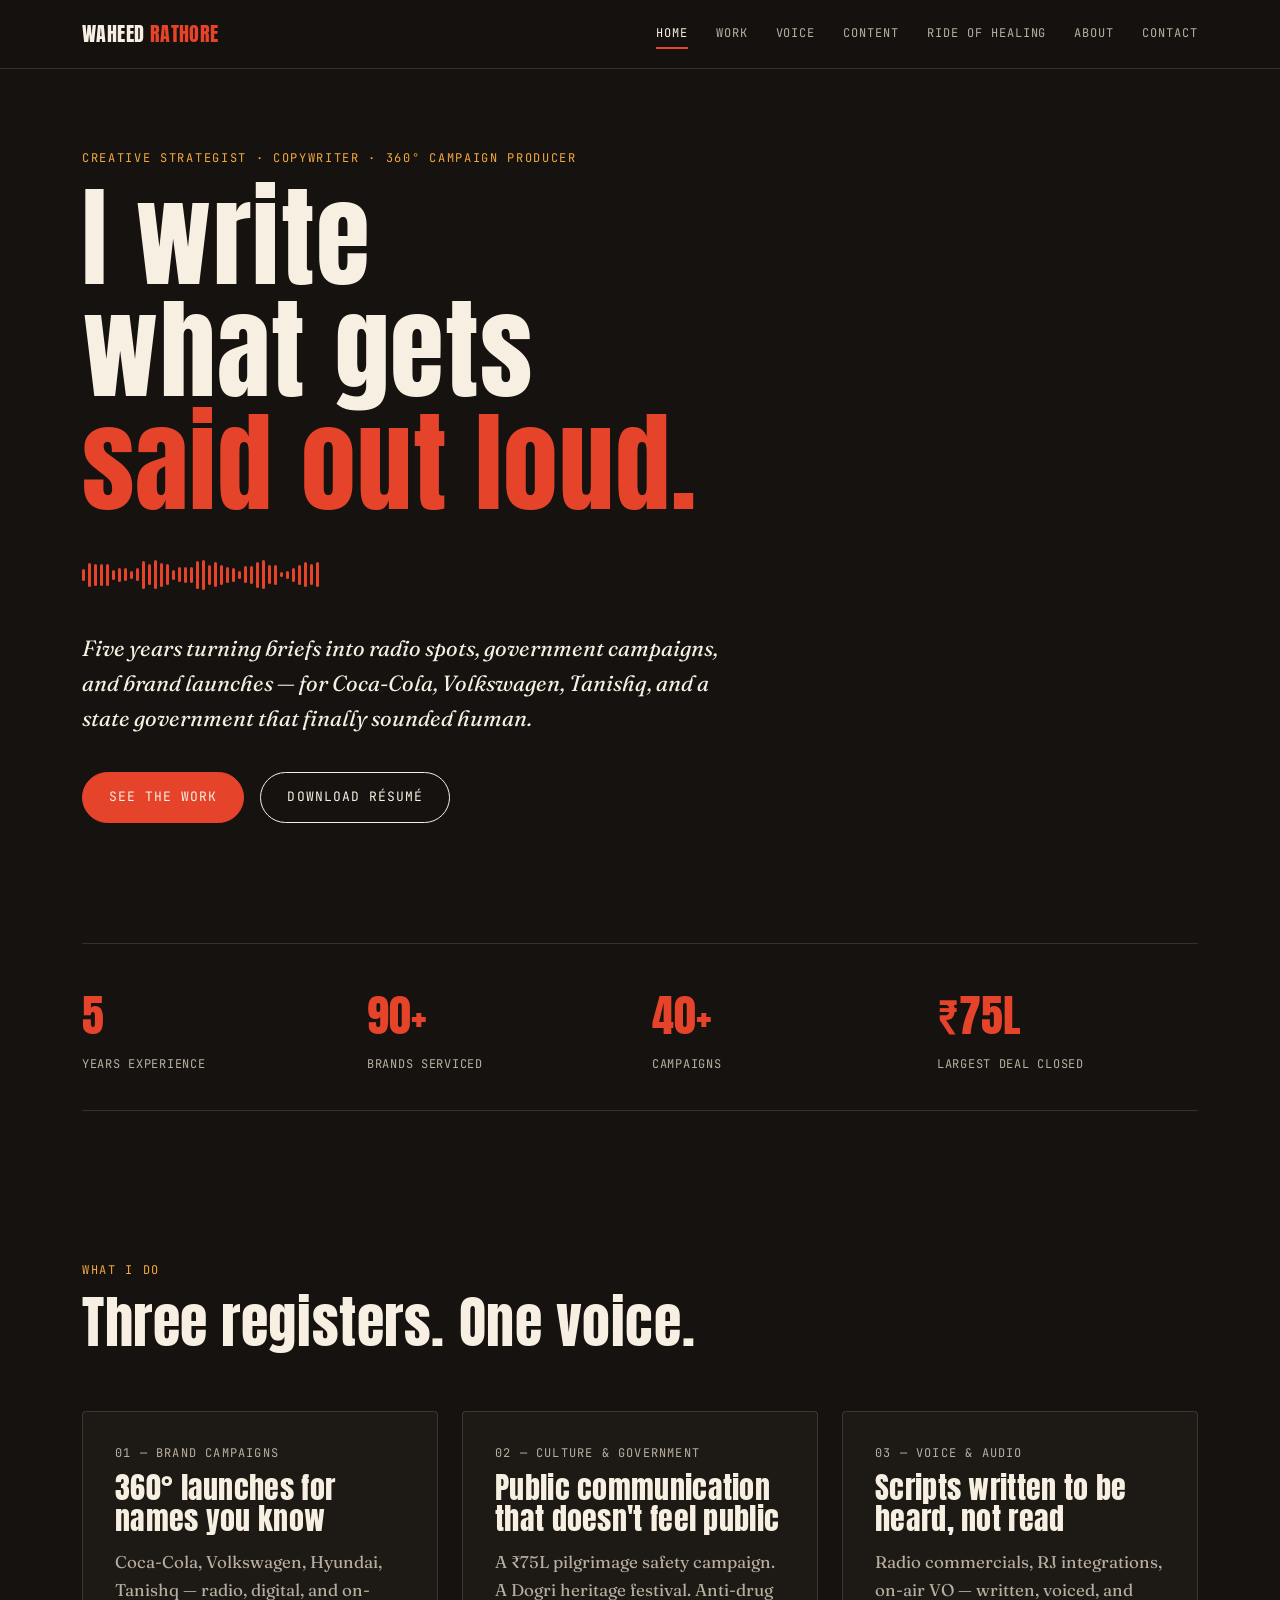
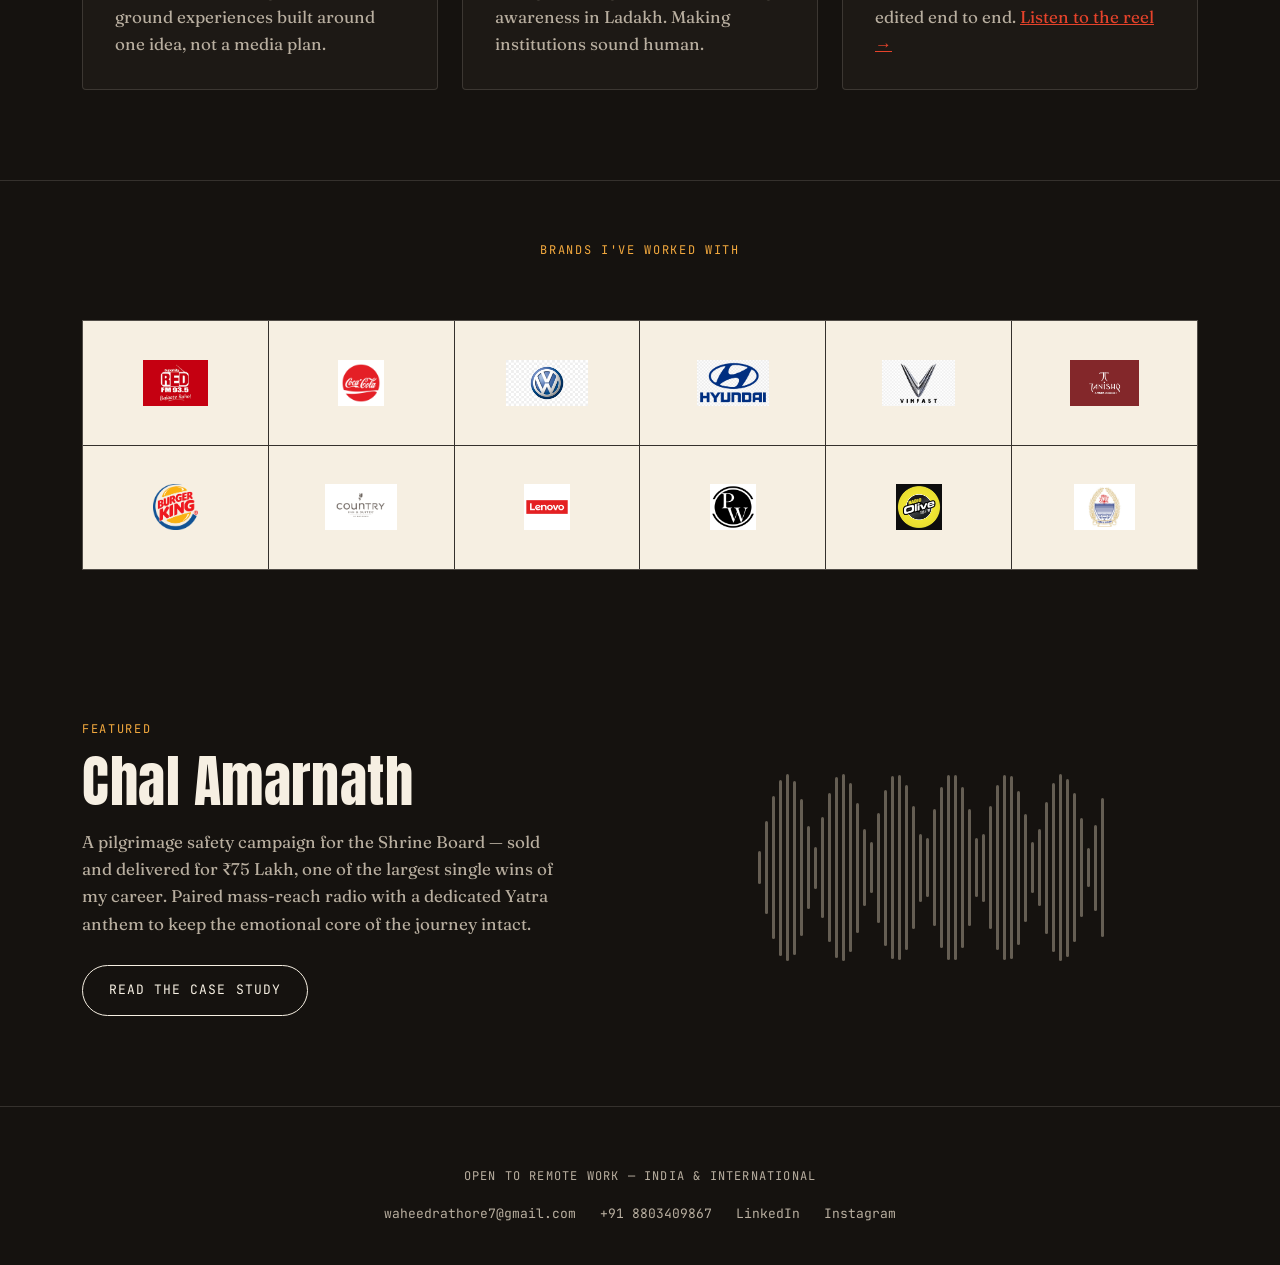
<file: index.html>
<!DOCTYPE html>
<html lang="en">
<head>
<meta charset="UTF-8">
<meta name="viewport" content="width=device-width, initial-scale=1.0">
<title>Waheed Rathore — Creative Strategist &amp; Copywriter</title>
<link rel="stylesheet" href="style.css">
</head>
<body>

<nav class="nav">
  <div class="nav-inner">
    <a href="index.html" class="nav-logo">WAHEED <span>RATHORE</span></a>
    <button class="nav-toggle">☰</button>
    <ul class="nav-links">
      <li><a href="index.html" class="active">Home</a></li>
      <li><a href="work.html">Work</a></li>
      <li><a href="voice.html">Voice</a></li>
      <li><a href="content.html">Content</a></li>
      <li><a href="ride-of-healing.html">Ride of Healing</a></li>
      <li><a href="about.html">About</a></li>
      <li><a href="contact.html">Contact</a></li>
    </ul>
  </div>
</nav>

<header class="section" style="padding-top:80px; padding-bottom:60px; border-bottom:none;">
  <div class="wrap">
    <span class="eyebrow">Creative Strategist · Copywriter · 360° Campaign Producer</span>
    <h1>I write<br>what gets<br><span style="color:var(--signal)">said out loud.</span></h1>
    <div class="waveform" data-bars="40" style="margin:36px 0;"></div>
    <p class="lede" style="max-width:640px;">Five years turning briefs into radio spots, government campaigns, and brand launches — for Coca-Cola, Volkswagen, Tanishq, and a state government that finally sounded human.</p>
    <div style="margin-top:36px; display:flex; gap:16px; flex-wrap:wrap;">
      <a href="work.html" class="btn btn-solid">See the work</a>
      <a href="assets/Waheed_Rathore_Resume.docx" class="btn">Download résumé</a>
    </div>
  </div>
</header>

<section class="section-tight">
  <div class="wrap">
    <div class="stats-row">
      <div class="stat"><div class="num">5</div><div class="label">Years Experience</div></div>
      <div class="stat"><div class="num">90+</div><div class="label">Brands Serviced</div></div>
      <div class="stat"><div class="num">40+</div><div class="label">Campaigns</div></div>
      <div class="stat"><div class="num">₹75L</div><div class="label">Largest Deal Closed</div></div>
    </div>
  </div>
</section>

<section class="section">
  <div class="wrap">
    <span class="eyebrow">What I Do</span>
    <h2 style="max-width:800px;">Three registers. One voice.</h2>
    <div class="grid-3 mt-lg">
      <div class="card reveal">
        <div class="mono-label">01 — Brand Campaigns</div>
        <h3 style="margin-top:10px;">360° launches for names you know</h3>
        <p style="margin-top:14px; color:var(--neutral);">Coca-Cola, Volkswagen, Hyundai, Tanishq — radio, digital, and on-ground experiences built around one idea, not a media plan.</p>
      </div>
      <div class="card reveal">
        <div class="mono-label">02 — Culture &amp; Government</div>
        <h3 style="margin-top:10px;">Public communication that doesn't feel public</h3>
        <p style="margin-top:14px; color:var(--neutral);">A ₹75L pilgrimage safety campaign. A Dogri heritage festival. Anti-drug awareness in Ladakh. Making institutions sound human.</p>
      </div>
      <div class="card reveal">
        <div class="mono-label">03 — Voice &amp; Audio</div>
        <h3 style="margin-top:10px;">Scripts written to be heard, not read</h3>
        <p style="margin-top:14px; color:var(--neutral);">Radio commercials, RJ integrations, on-air VO — written, voiced, and edited end to end. <a href="voice.html" style="color:var(--signal); text-decoration:underline;">Listen to the reel →</a></p>
      </div>
    </div>
  </div>
</section>

<section class="section-tight">
  <div class="wrap">
    <span class="eyebrow center" style="display:block; text-align:center;">Brands I've Worked With</span>
    <div class="logo-wall mt-lg">
      <div class="logo-cell"><img src="assets/logos/redfm.jpg" alt="Red FM 93.5"></div>
      <div class="logo-cell"><img src="assets/logos/cocacola.jpg" alt="Coca-Cola"></div>
      <div class="logo-cell"><img src="assets/logos/volkswagen.png" alt="Volkswagen"></div>
      <div class="logo-cell"><img src="assets/logos/hyundai.png" alt="Hyundai"></div>
      <div class="logo-cell"><img src="assets/logos/vinfast.png" alt="VinFast"></div>
      <div class="logo-cell"><img src="assets/logos/tanishq.jpg" alt="Tanishq"></div>
      <div class="logo-cell"><img src="assets/logos/burgerking.png" alt="Burger King"></div>
      <div class="logo-cell"><img src="assets/logos/country-inn.jpg" alt="Country Inn & Suites by Radisson"></div>
      <div class="logo-cell"><img src="assets/logos/lenovo.png" alt="Lenovo"></div>
      <div class="logo-cell"><img src="assets/logos/physicswallah.png" alt="PhysicsWallah"></div>
      <div class="logo-cell"><img src="assets/logos/radioolive.png" alt="Radio Olive Bahrain"></div>
      <div class="logo-cell"><img src="assets/logos/govt-jk.jpg" alt="Government of Jammu & Kashmir"></div>
    </div>
  </div>
</section>

<section class="section">
  <div class="wrap grid-2" style="align-items:center;">
    <div>
      <span class="eyebrow">Featured</span>
      <h2>Chal Amarnath</h2>
      <p style="margin-top:18px; color:var(--neutral); max-width:480px;">A pilgrimage safety campaign for the Shrine Board — sold and delivered for ₹75 Lakh, one of the largest single wins of my career. Paired mass-reach radio with a dedicated Yatra anthem to keep the emotional core of the journey intact.</p>
      <a href="work.html#chal-amarnath" class="btn mt-lg" style="margin-top:28px;">Read the case study</a>
    </div>
    <div class="wave-divider" data-bars="50" style="height:220px; opacity:0.8;"></div>
  </div>
</section>

<footer>
  <div class="wrap">
    <span class="mono-label">Open to remote work — India &amp; International</span>
    <div class="footer-links">
      <a href="mailto:waheedrathore7@gmail.com">waheedrathore7@gmail.com</a>
      <a href="tel:+918803409867">+91 8803409867</a>
      <a href="https://www.linkedin.com/in/waheed-rathore-29aa4514b" target="_blank">LinkedIn</a>
      <a href="https://www.instagram.com/darbadarwaheed" target="_blank">Instagram</a>
    </div>
  </div>
</footer>

<script src="script.js"></script>
</body>
</html>
</file>
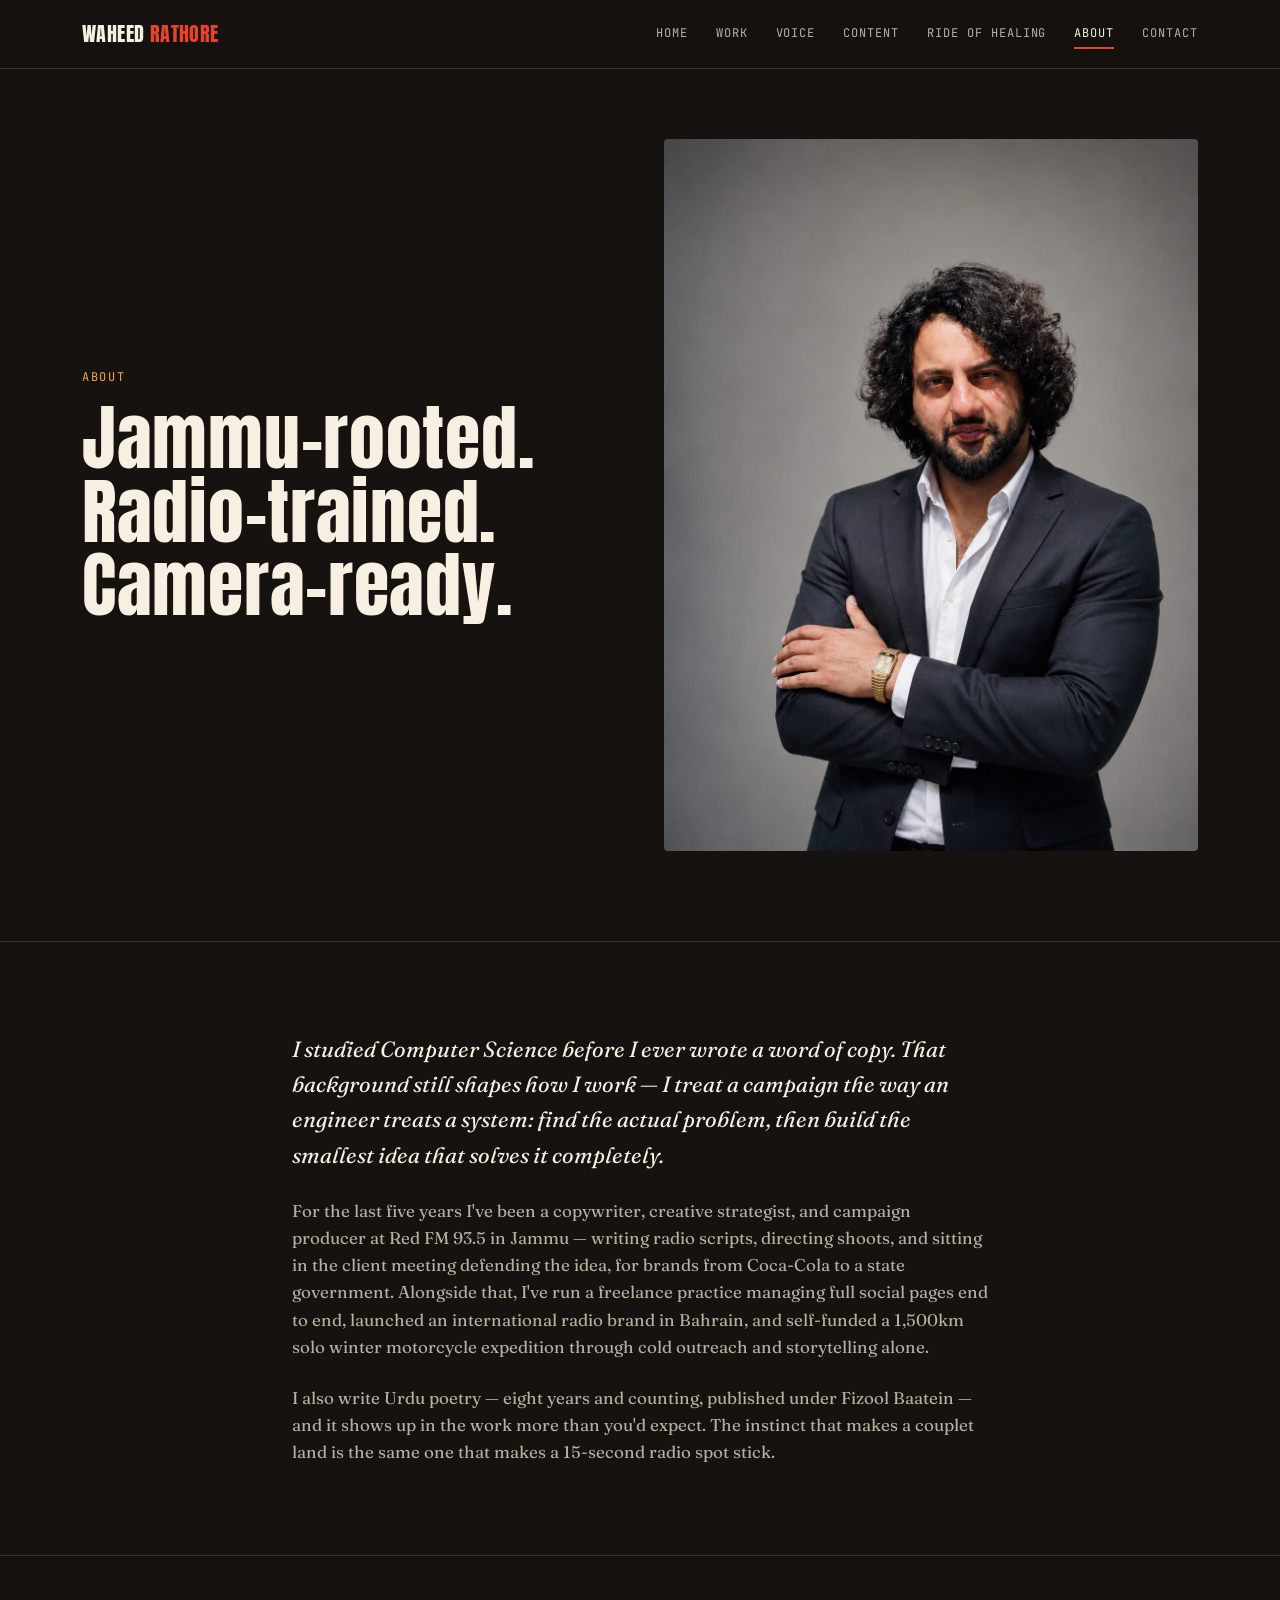
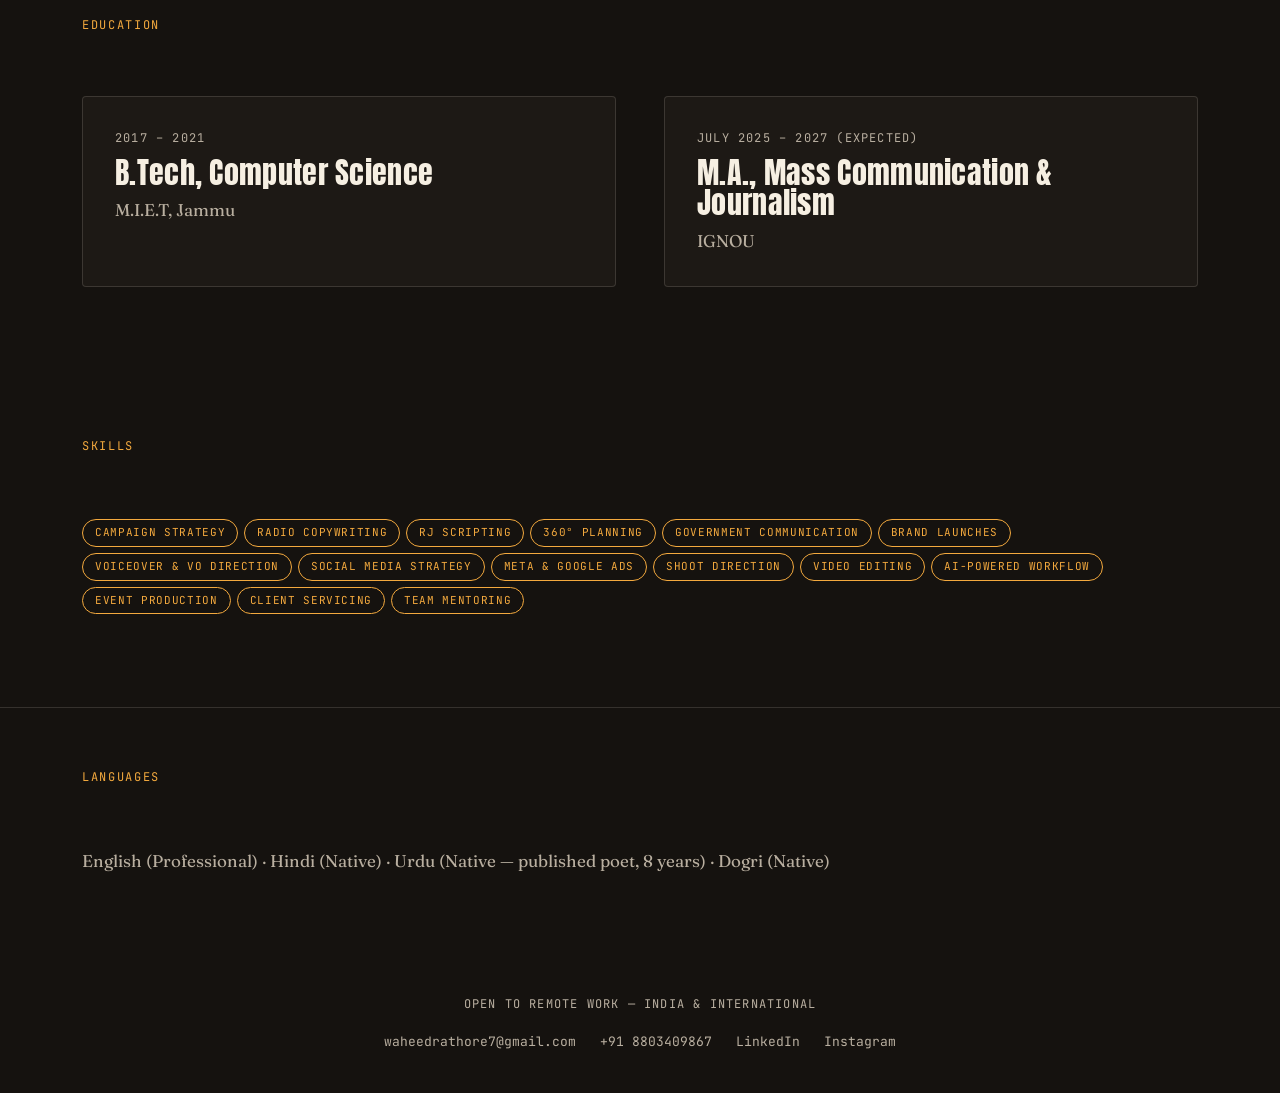
<file: about.html>
<!DOCTYPE html>
<html lang="en">
<head>
<meta charset="UTF-8">
<meta name="viewport" content="width=device-width, initial-scale=1.0">
<title>About — Waheed Rathore</title>
<link rel="stylesheet" href="style.css">
</head>
<body>

<nav class="nav">
  <div class="nav-inner">
    <a href="index.html" class="nav-logo">WAHEED <span>RATHORE</span></a>
    <button class="nav-toggle">☰</button>
    <ul class="nav-links">
      <li><a href="index.html">Home</a></li>
      <li><a href="work.html">Work</a></li>
      <li><a href="voice.html">Voice</a></li>
      <li><a href="content.html">Content</a></li>
      <li><a href="ride-of-healing.html">Ride of Healing</a></li>
      <li><a href="about.html" class="active">About</a></li>
      <li><a href="contact.html">Contact</a></li>
    </ul>
  </div>
</nav>

<header class="section" style="padding-top:70px;">
  <div class="wrap grid-2" style="align-items:center;">
    <div>
      <span class="eyebrow">About</span>
      <h1 style="font-size:clamp(40px,7vw,72px);">Jammu-rooted.<br>Radio-trained.<br>Camera-ready.</h1>
    </div>
    <div>
      <img src="assets/photos/waheed.jpg" alt="Waheed Rathore" style="border-radius:4px; filter:grayscale(15%);">
    </div>
  </div>
</header>

<section class="section">
  <div class="wrap" style="max-width:760px;">
    <p class="lede">I studied Computer Science before I ever wrote a word of copy. That background still shapes how I work — I treat a campaign the way an engineer treats a system: find the actual problem, then build the smallest idea that solves it completely.</p>
    <p style="margin-top:24px; color:var(--neutral);">For the last five years I've been a copywriter, creative strategist, and campaign producer at Red FM 93.5 in Jammu — writing radio scripts, directing shoots, and sitting in the client meeting defending the idea, for brands from Coca-Cola to a state government. Alongside that, I've run a freelance practice managing full social pages end to end, launched an international radio brand in Bahrain, and self-funded a 1,500km solo winter motorcycle expedition through cold outreach and storytelling alone.</p>
    <p style="margin-top:24px; color:var(--neutral);">I also write Urdu poetry — eight years and counting, published under Fizool Baatein — and it shows up in the work more than you'd expect. The instinct that makes a couplet land is the same one that makes a 15-second radio spot stick.</p>
  </div>
</section>

<section class="section-tight">
  <div class="wrap">
    <span class="eyebrow">Education</span>
    <div class="grid-2 mt-lg">
      <div class="card">
        <div class="mono-label">2017 – 2021</div>
        <h3 style="margin-top:10px;">B.Tech, Computer Science</h3>
        <p style="margin-top:8px; color:var(--neutral);">M.I.E.T, Jammu</p>
      </div>
      <div class="card">
        <div class="mono-label">July 2025 – 2027 (Expected)</div>
        <h3 style="margin-top:10px;">M.A., Mass Communication &amp; Journalism</h3>
        <p style="margin-top:8px; color:var(--neutral);">IGNOU</p>
      </div>
    </div>
  </div>
</section>

<section class="section">
  <div class="wrap">
    <span class="eyebrow">Skills</span>
    <div class="mt-lg" style="display:flex; flex-wrap:wrap;">
      <span class="tag">Campaign Strategy</span>
      <span class="tag">Radio Copywriting</span>
      <span class="tag">RJ Scripting</span>
      <span class="tag">360° Planning</span>
      <span class="tag">Government Communication</span>
      <span class="tag">Brand Launches</span>
      <span class="tag">Voiceover &amp; VO Direction</span>
      <span class="tag">Social Media Strategy</span>
      <span class="tag">Meta &amp; Google Ads</span>
      <span class="tag">Shoot Direction</span>
      <span class="tag">Video Editing</span>
      <span class="tag">AI-Powered Workflow</span>
      <span class="tag">Event Production</span>
      <span class="tag">Client Servicing</span>
      <span class="tag">Team Mentoring</span>
    </div>
  </div>
</section>

<section class="section-tight">
  <div class="wrap">
    <span class="eyebrow">Languages</span>
    <p class="mt-lg" style="color:var(--neutral);">English (Professional) · Hindi (Native) · Urdu (Native — published poet, 8 years) · Dogri (Native)</p>
  </div>
</section>

<footer>
  <div class="wrap">
    <span class="mono-label">Open to remote work — India &amp; International</span>
    <div class="footer-links">
      <a href="mailto:waheedrathore7@gmail.com">waheedrathore7@gmail.com</a>
      <a href="tel:+918803409867">+91 8803409867</a>
      <a href="https://www.linkedin.com/in/waheed-rathore-29aa4514b" target="_blank">LinkedIn</a>
      <a href="https://www.instagram.com/darbadarwaheed" target="_blank">Instagram</a>
    </div>
  </div>
</footer>

<script src="script.js"></script>
</body>
</html>
</file>
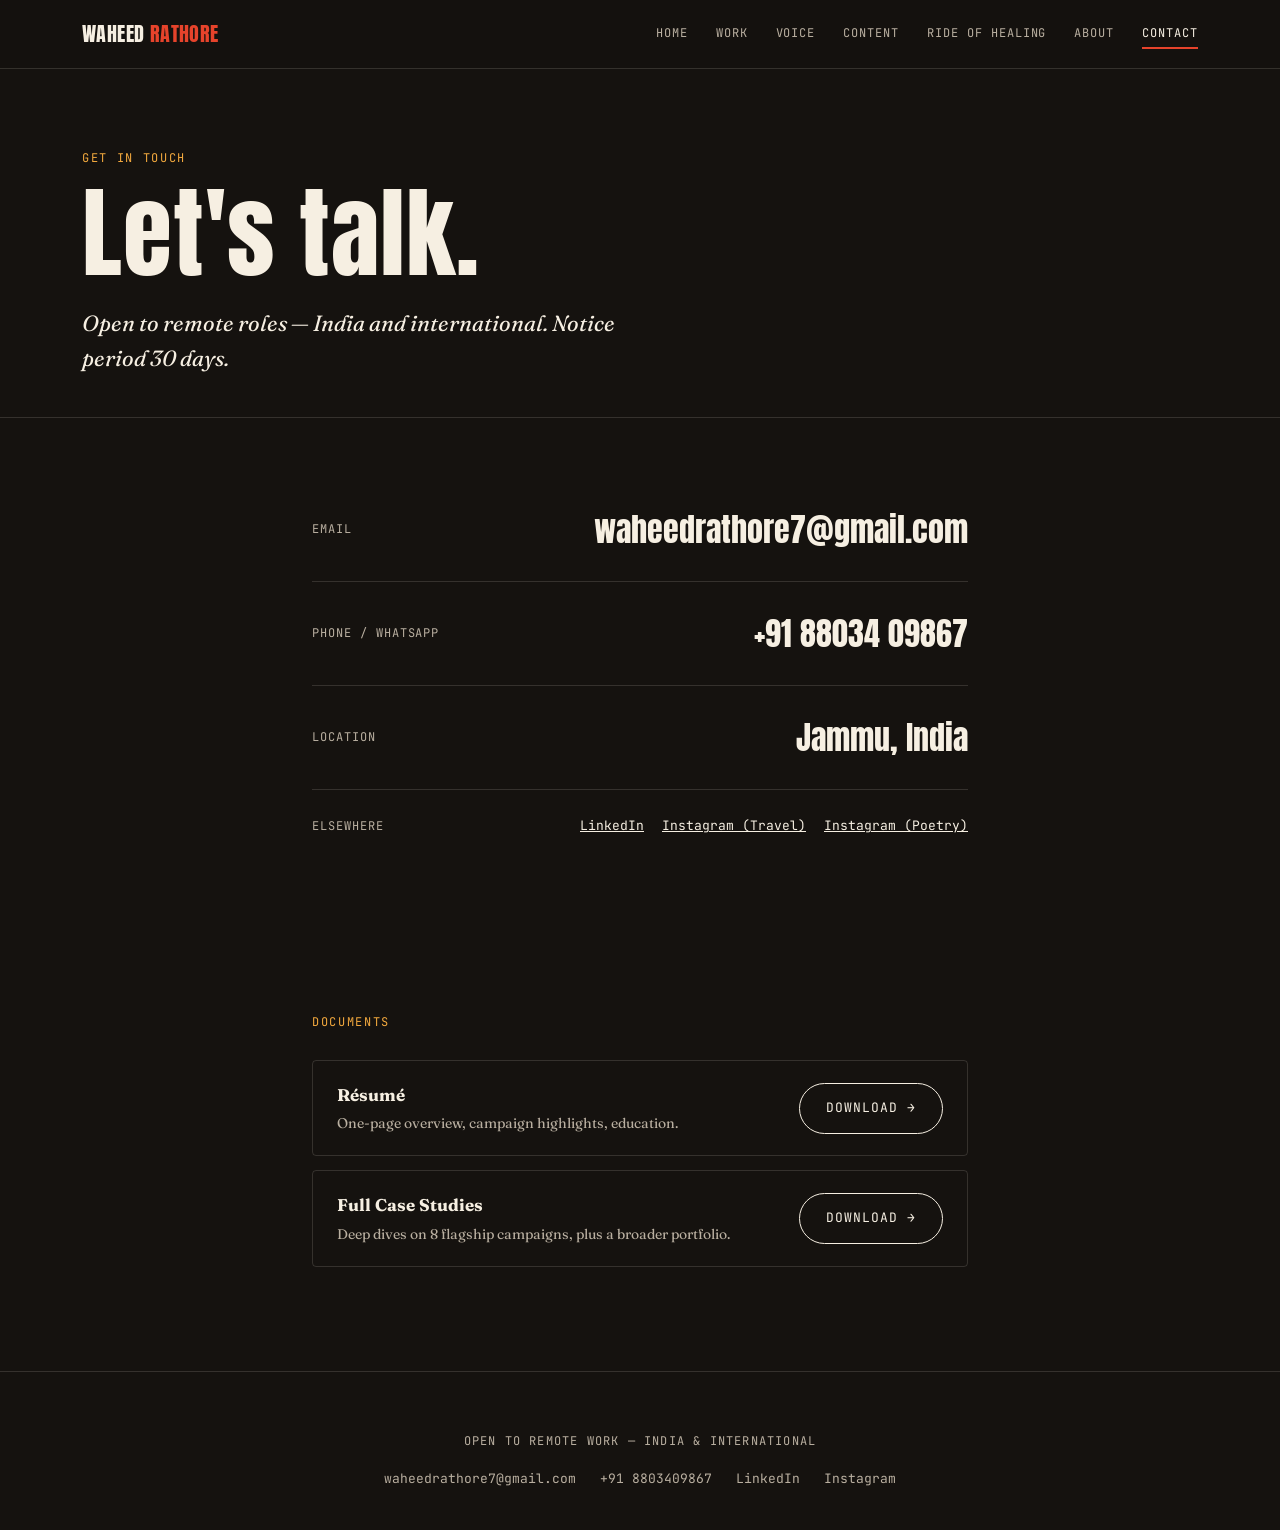
<file: contact.html>
<!DOCTYPE html>
<html lang="en">
<head>
<meta charset="UTF-8">
<meta name="viewport" content="width=device-width, initial-scale=1.0">
<title>Contact — Waheed Rathore</title>
<link rel="stylesheet" href="style.css">
<style>
  .contact-card { display:flex; align-items:center; justify-content:space-between; padding:26px 0; border-bottom:1px solid var(--line); flex-wrap:wrap; gap:12px; }
  .contact-card .label { font-family:var(--mono); font-size:12px; text-transform:uppercase; letter-spacing:.08em; color:var(--neutral); }
  .contact-card .value { font-family:var(--display); font-size:clamp(22px,3vw,32px); }
  .doc-row { display:flex; align-items:center; justify-content:space-between; padding:20px 24px; border:1px solid var(--line); border-radius:4px; margin-bottom:14px; }
  .doc-row b { color:var(--paper); }
</style>
</head>
<body>

<nav class="nav">
  <div class="nav-inner">
    <a href="index.html" class="nav-logo">WAHEED <span>RATHORE</span></a>
    <button class="nav-toggle">☰</button>
    <ul class="nav-links">
      <li><a href="index.html">Home</a></li>
      <li><a href="work.html">Work</a></li>
      <li><a href="voice.html">Voice</a></li>
      <li><a href="content.html">Content</a></li>
      <li><a href="ride-of-healing.html">Ride of Healing</a></li>
      <li><a href="about.html">About</a></li>
      <li><a href="contact.html" class="active">Contact</a></li>
    </ul>
  </div>
</nav>

<header class="section" style="padding-top:80px; padding-bottom:40px;">
  <div class="wrap">
    <span class="eyebrow">Get In Touch</span>
    <h1 style="font-size:clamp(40px,9vw,100px);">Let's talk.</h1>
    <p class="lede mt-lg" style="max-width:560px; margin-top:22px;">Open to remote roles — India and international. Notice period 30 days.</p>
  </div>
</header>

<section class="section-tight">
  <div class="wrap" style="max-width:720px;">
    <div class="contact-card">
      <span class="label">Email</span>
      <a class="value" href="mailto:waheedrathore7@gmail.com">waheedrathore7@gmail.com</a>
    </div>
    <div class="contact-card">
      <span class="label">Phone / WhatsApp</span>
      <a class="value" href="tel:+918803409867">+91 88034 09867</a>
    </div>
    <div class="contact-card">
      <span class="label">Location</span>
      <span class="value" style="color:var(--paper);">Jammu, India</span>
    </div>
    <div class="contact-card" style="border-bottom:none;">
      <span class="label">Elsewhere</span>
      <span style="display:flex; gap:18px; font-family:var(--mono); font-size:13px;">
        <a href="https://www.linkedin.com/in/waheed-rathore-29aa4514b" target="_blank" style="text-decoration:underline;">LinkedIn</a>
        <a href="https://www.instagram.com/darbadarwaheed" target="_blank" style="text-decoration:underline;">Instagram (Travel)</a>
        <a href="https://www.instagram.com/fizool.baatein" target="_blank" style="text-decoration:underline;">Instagram (Poetry)</a>
      </span>
    </div>
  </div>
</section>

<section class="section">
  <div class="wrap" style="max-width:720px;">
    <span class="eyebrow">Documents</span>
    <div class="mt-lg" style="margin-top:28px;">
      <div class="doc-row">
        <div><b>Résumé</b><br><span style="color:var(--neutral); font-size:14px;">One-page overview, campaign highlights, education.</span></div>
        <a href="assets/Waheed_Rathore_Resume.docx" class="btn" download>Download →</a>
      </div>
      <div class="doc-row">
        <div><b>Full Case Studies</b><br><span style="color:var(--neutral); font-size:14px;">Deep dives on 8 flagship campaigns, plus a broader portfolio.</span></div>
        <a href="assets/Waheed_Rathore_Case_Studies.docx" class="btn" download>Download →</a>
      </div>
    </div>
  </div>
</section>

<footer>
  <div class="wrap">
    <span class="mono-label">Open to remote work — India &amp; International</span>
    <div class="footer-links">
      <a href="mailto:waheedrathore7@gmail.com">waheedrathore7@gmail.com</a>
      <a href="tel:+918803409867">+91 8803409867</a>
      <a href="https://www.linkedin.com/in/waheed-rathore-29aa4514b" target="_blank">LinkedIn</a>
      <a href="https://www.instagram.com/darbadarwaheed" target="_blank">Instagram</a>
    </div>
  </div>
</footer>

<script src="script.js"></script>
</body>
</html>
</file>
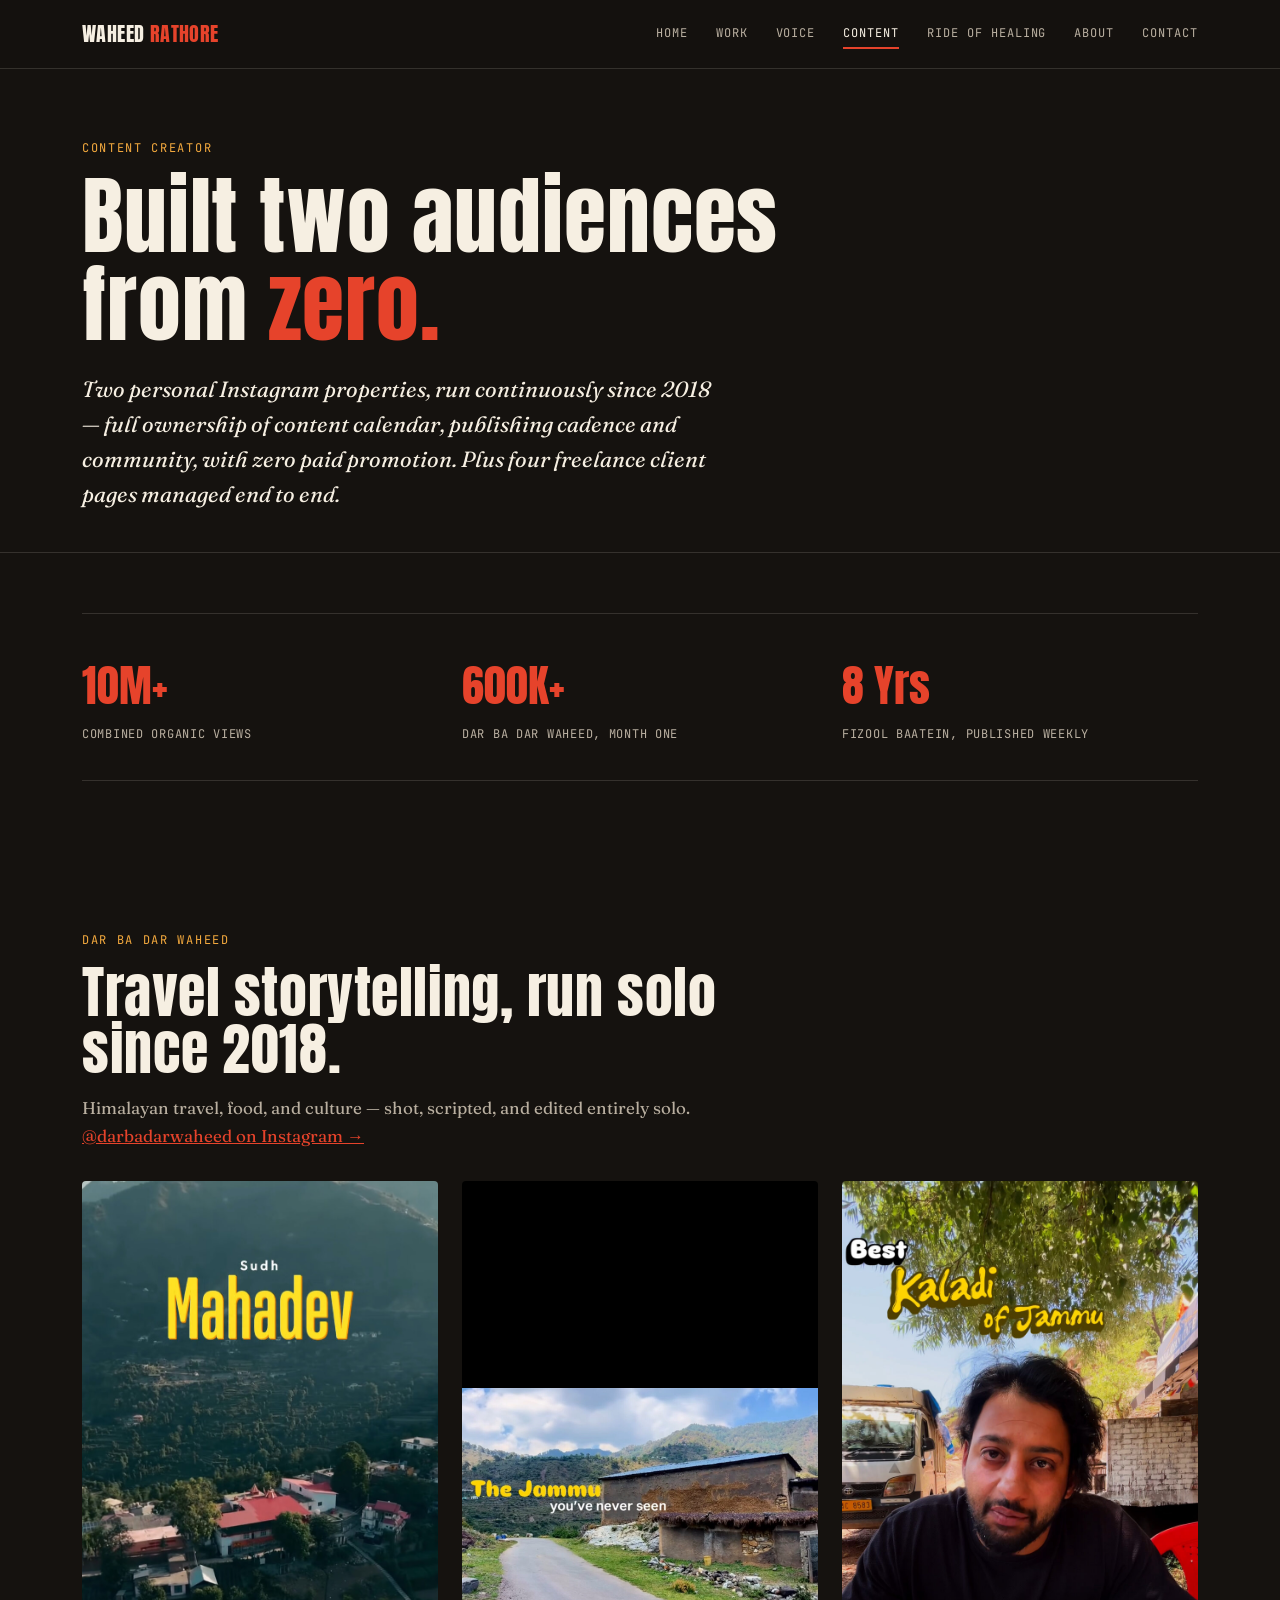
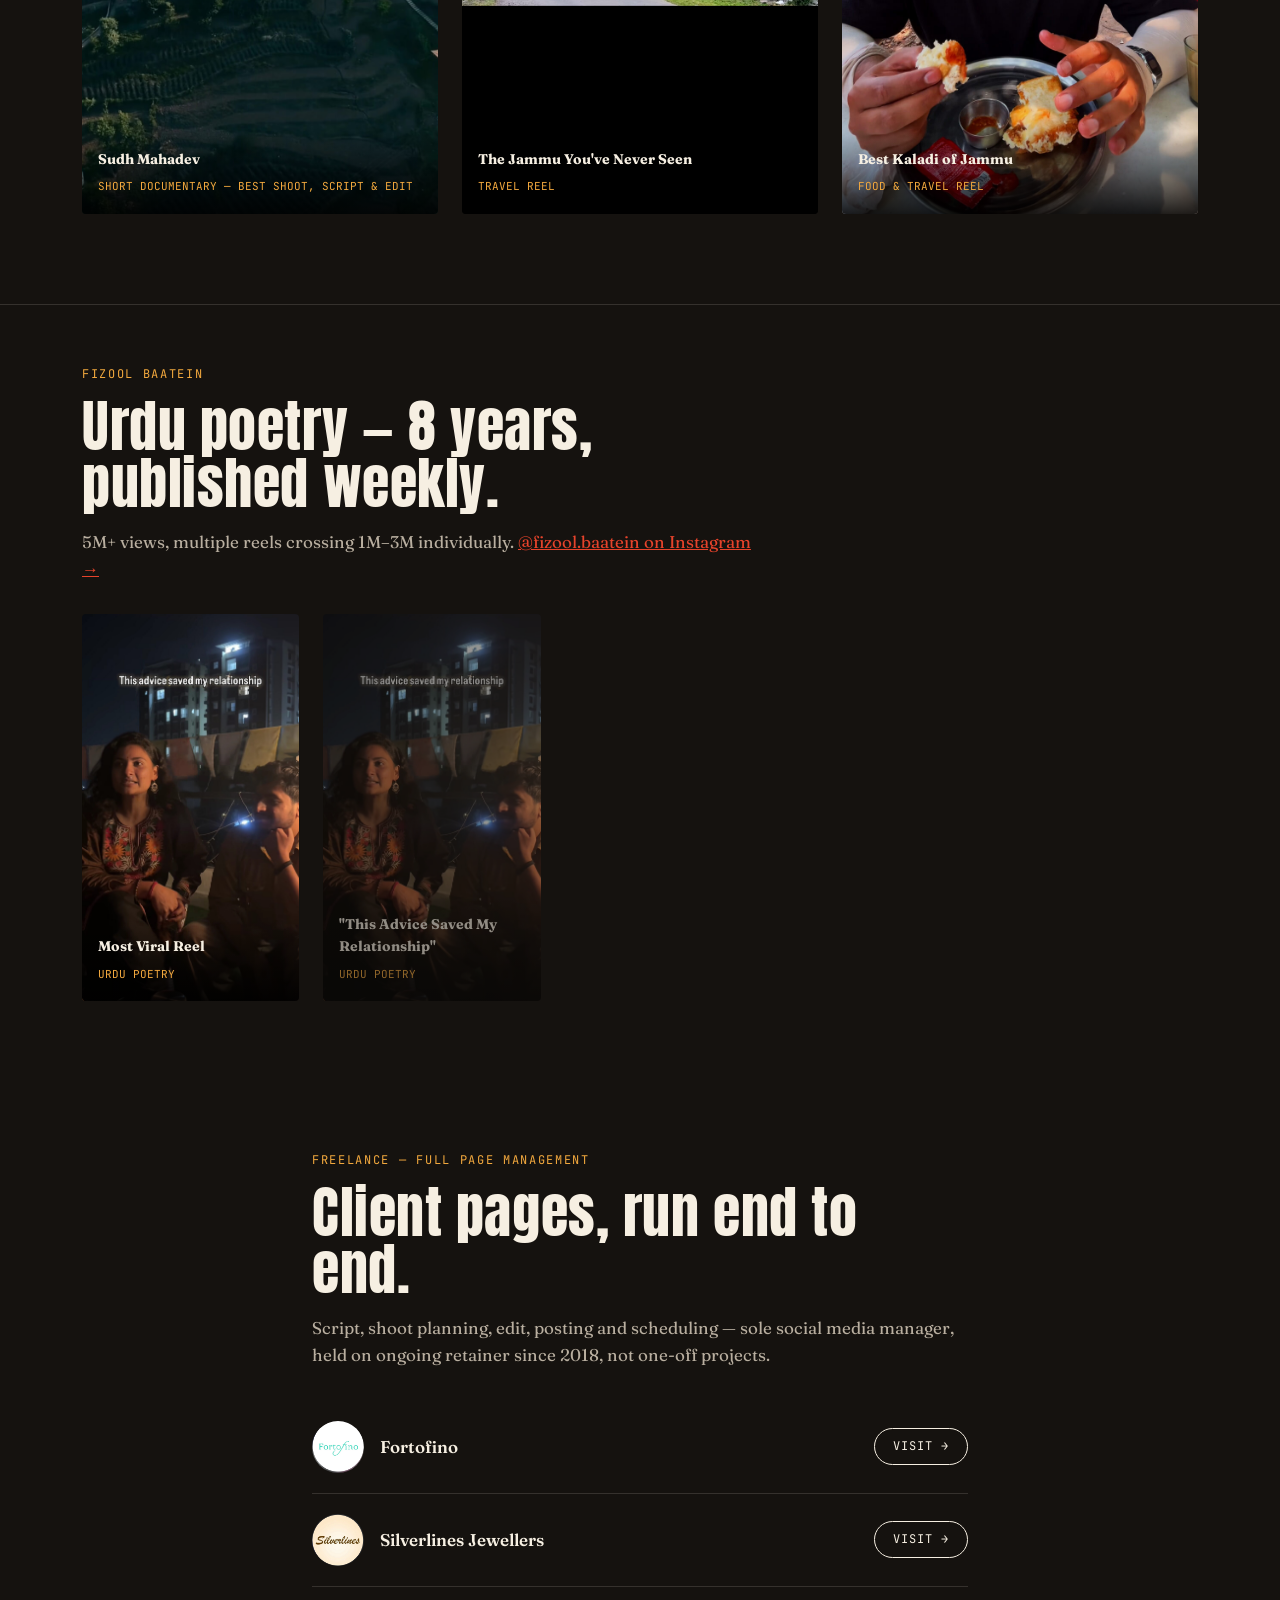
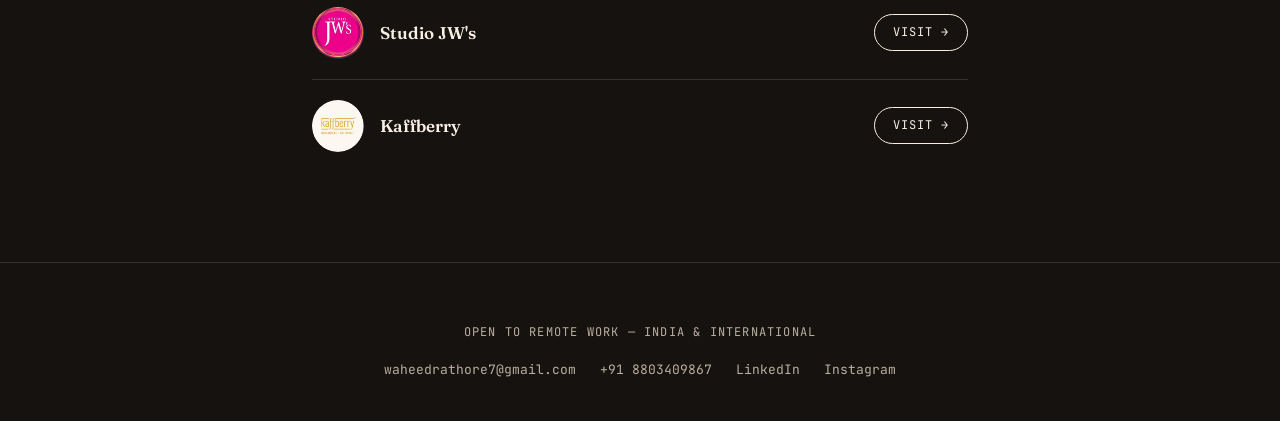
<file: content.html>
<!DOCTYPE html>
<html lang="en">
<head>
<meta charset="UTF-8">
<meta name="viewport" content="width=device-width, initial-scale=1.0">
<title>Content — Waheed Rathore</title>
<link rel="stylesheet" href="style.css">
<style>
  .reel-card { position:relative; overflow:hidden; border-radius:4px; aspect-ratio:9/16; }
  .reel-card img { width:100%; height:100%; object-fit:cover; transition:transform .4s ease; }
  .reel-card:hover img { transform:scale(1.05); }
  .reel-card .cap { position:absolute; left:0; right:0; bottom:0; padding:16px; background:linear-gradient(0deg, rgba(0,0,0,.85), transparent); }
  .reel-card .cap b { color:var(--paper); font-size:14px; display:block; }
  .reel-card .cap span { color:var(--marigold); font-family:var(--mono); font-size:11px; text-transform:uppercase; }
  .client-row { display:flex; align-items:center; gap:16px; padding:20px 0; border-bottom:1px solid var(--line); }
  .client-row img { width:52px; height:52px; border-radius:50%; object-fit:cover; }
  .client-row .name { font-weight:600; color:var(--paper); }
  .client-row a { margin-left:auto; }
</style>
</head>
<body>

<nav class="nav">
  <div class="nav-inner">
    <a href="index.html" class="nav-logo">WAHEED <span>RATHORE</span></a>
    <button class="nav-toggle">☰</button>
    <ul class="nav-links">
      <li><a href="index.html">Home</a></li>
      <li><a href="work.html">Work</a></li>
      <li><a href="voice.html">Voice</a></li>
      <li><a href="content.html" class="active">Content</a></li>
      <li><a href="ride-of-healing.html">Ride of Healing</a></li>
      <li><a href="about.html">About</a></li>
      <li><a href="contact.html">Contact</a></li>
    </ul>
  </div>
</nav>

<header class="section" style="padding-top:70px; padding-bottom:40px;">
  <div class="wrap">
    <span class="eyebrow">Content Creator</span>
    <h1 style="font-size:clamp(40px,8vw,86px);">Built two audiences<br>from <span style="color:var(--signal)">zero.</span></h1>
    <p class="lede mt-lg" style="max-width:640px; margin-top:24px;">Two personal Instagram properties, run continuously since 2018 — full ownership of content calendar, publishing cadence and community, with zero paid promotion. Plus four freelance client pages managed end to end.</p>
  </div>
</header>

<section class="section-tight">
  <div class="wrap">
    <div class="stats-row" style="grid-template-columns:repeat(3,1fr);">
      <div class="stat"><div class="num">10M+</div><div class="label">Combined Organic Views</div></div>
      <div class="stat"><div class="num">600K+</div><div class="label">Dar Ba Dar Waheed, Month One</div></div>
      <div class="stat"><div class="num">8 Yrs</div><div class="label">Fizool Baatein, Published Weekly</div></div>
    </div>
  </div>
</section>

<section class="section">
  <div class="wrap">
    <span class="eyebrow">Dar Ba Dar Waheed</span>
    <h2 style="margin-top:10px; max-width:700px;">Travel storytelling, run solo since 2018.</h2>
    <p style="color:var(--neutral); max-width:680px; margin-top:16px;">Himalayan travel, food, and culture — shot, scripted, and edited entirely solo. <a href="https://www.instagram.com/darbadarwaheed" target="_blank" style="color:var(--signal); text-decoration:underline;">@darbadarwaheed on Instagram →</a></p>
    <div class="grid-3 mt-lg" style="margin-top:32px;">
      <a class="reel-card" href="https://www.instagram.com/reel/DZxY6cbBQzs/" target="_blank">
        <img src="assets/photos/reel-mahadev.jpg" alt="Sudh Mahadev short documentary">
        <div class="cap"><b>Sudh Mahadev</b><span>Short Documentary — Best Shoot, Script &amp; Edit</span></div>
      </a>
      <a class="reel-card" href="https://www.instagram.com/reel/DbqEs14qg2t/" target="_blank">
        <img src="assets/photos/reel-jammu.jpg" alt="The Jammu you've never seen" style="object-fit:contain; background:#000;">
        <div class="cap"><b>The Jammu You've Never Seen</b><span>Travel Reel</span></div>
      </a>
      <a class="reel-card" href="https://www.instagram.com/reel/DX4UMzgBDd5/" target="_blank">
        <img src="assets/photos/reel-kaladi.jpg" alt="Best Kaladi of Jammu">
        <div class="cap"><b>Best Kaladi of Jammu</b><span>Food &amp; Travel Reel</span></div>
      </a>
    </div>
  </div>
</section>

<section class="section-tight">
  <div class="wrap">
    <span class="eyebrow">Fizool Baatein</span>
    <h2 style="margin-top:10px; max-width:700px;">Urdu poetry — 8 years, published weekly.</h2>
    <p style="color:var(--neutral); max-width:680px; margin-top:16px;">5M+ views, multiple reels crossing 1M–3M individually. <a href="https://www.instagram.com/fizool.baatein" target="_blank" style="color:var(--signal); text-decoration:underline;">@fizool.baatein on Instagram →</a></p>
    <div class="grid-3 mt-lg" style="margin-top:32px; max-width:700px;">
      <a class="reel-card" href="https://www.instagram.com/reel/DYUsVKWzC-N/" target="_blank">
        <img src="assets/photos/reel-fizool.jpg" alt="Most viral Fizool Baatein reel">
        <div class="cap"><b>Most Viral Reel</b><span>Urdu Poetry</span></div>
      </a>
      <a class="reel-card" href="https://www.instagram.com/reel/DYUsVKWzC-N/" target="_blank" style="opacity:.55;">
        <img src="assets/photos/reel-fb.jpg" alt="This advice saved my relationship — Fizool Baatein">
        <div class="cap"><b>"This Advice Saved My Relationship"</b><span>Urdu Poetry</span></div>
      </a>
    </div>
  </div>
</section>

<section class="section">
  <div class="wrap" style="max-width:720px;">
    <span class="eyebrow">Freelance — Full Page Management</span>
    <h2 style="margin-top:10px;">Client pages, run end to end.</h2>
    <p style="color:var(--neutral); margin-top:16px;">Script, shoot planning, edit, posting and scheduling — sole social media manager, held on ongoing retainer since 2018, not one-off projects.</p>
    <div class="mt-lg" style="margin-top:32px;">
      <div class="client-row">
        <img src="assets/client-logos/fortofino.jpeg" alt="Fortofino">
        <span class="name">Fortofino</span>
        <a class="btn" style="padding:8px 18px; font-size:12px;" href="https://www.instagram.com/fortofino_" target="_blank">Visit →</a>
      </div>
      <div class="client-row">
        <img src="assets/client-logos/silverlines.jpeg" alt="Silverlines">
        <span class="name">Silverlines Jewellers</span>
        <a class="btn" style="padding:8px 18px; font-size:12px;" href="https://www.instagram.com/silverlines_jammu" target="_blank">Visit →</a>
      </div>
      <div class="client-row">
        <img src="assets/client-logos/studiojws.jpeg" alt="Studio JW's">
        <span class="name">Studio JW's</span>
        <a class="btn" style="padding:8px 18px; font-size:12px;" href="https://www.instagram.com/studio.jws" target="_blank">Visit →</a>
      </div>
      <div class="client-row" style="border-bottom:none;">
        <img src="assets/client-logos/kaffberry.jpeg" alt="Kaffberry">
        <span class="name">Kaffberry</span>
        <a class="btn" style="padding:8px 18px; font-size:12px;" href="https://www.instagram.com/kaffberry_jammu" target="_blank">Visit →</a>
      </div>
    </div>
  </div>
</section>

<footer>
  <div class="wrap">
    <span class="mono-label">Open to remote work — India &amp; International</span>
    <div class="footer-links">
      <a href="mailto:waheedrathore7@gmail.com">waheedrathore7@gmail.com</a>
      <a href="tel:+918803409867">+91 8803409867</a>
      <a href="https://www.linkedin.com/in/waheed-rathore-29aa4514b" target="_blank">LinkedIn</a>
      <a href="https://www.instagram.com/darbadarwaheed" target="_blank">Instagram</a>
    </div>
  </div>
</footer>

<script src="script.js"></script>
</body>
</html>
</file>
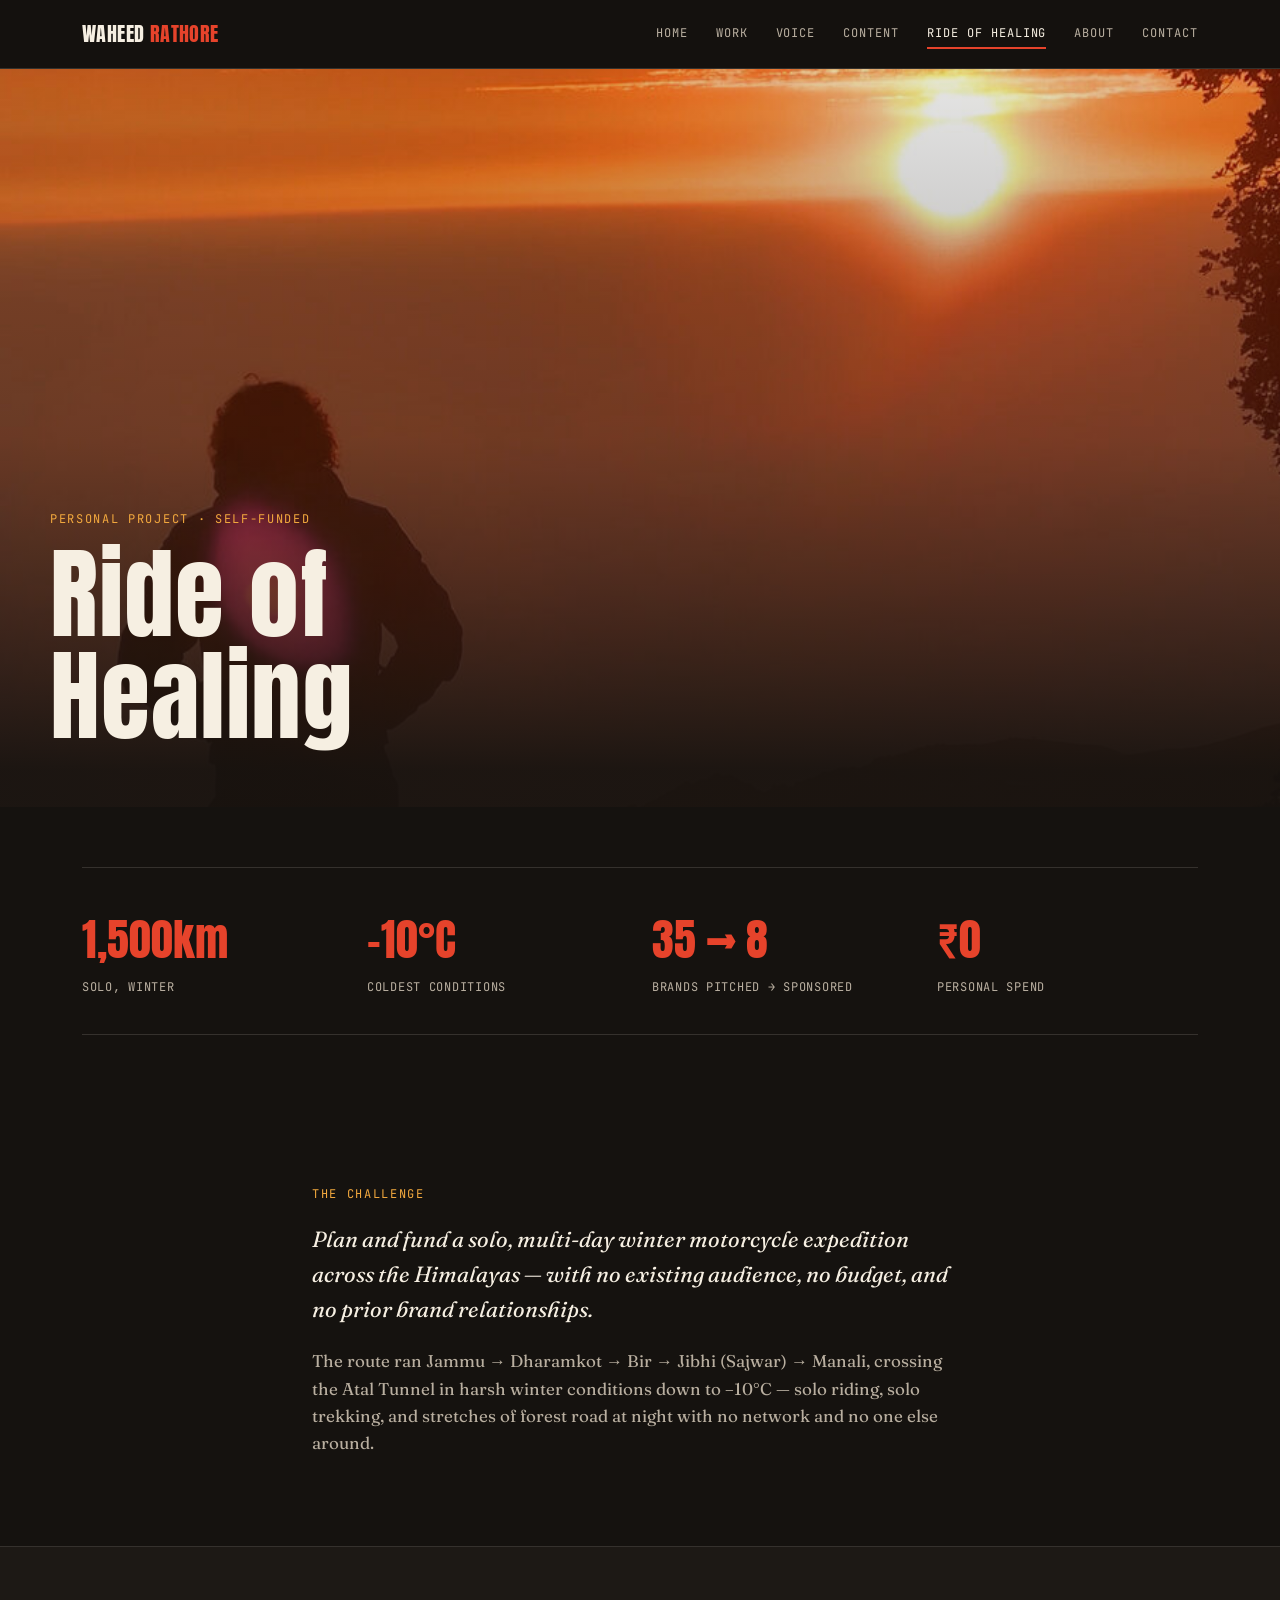
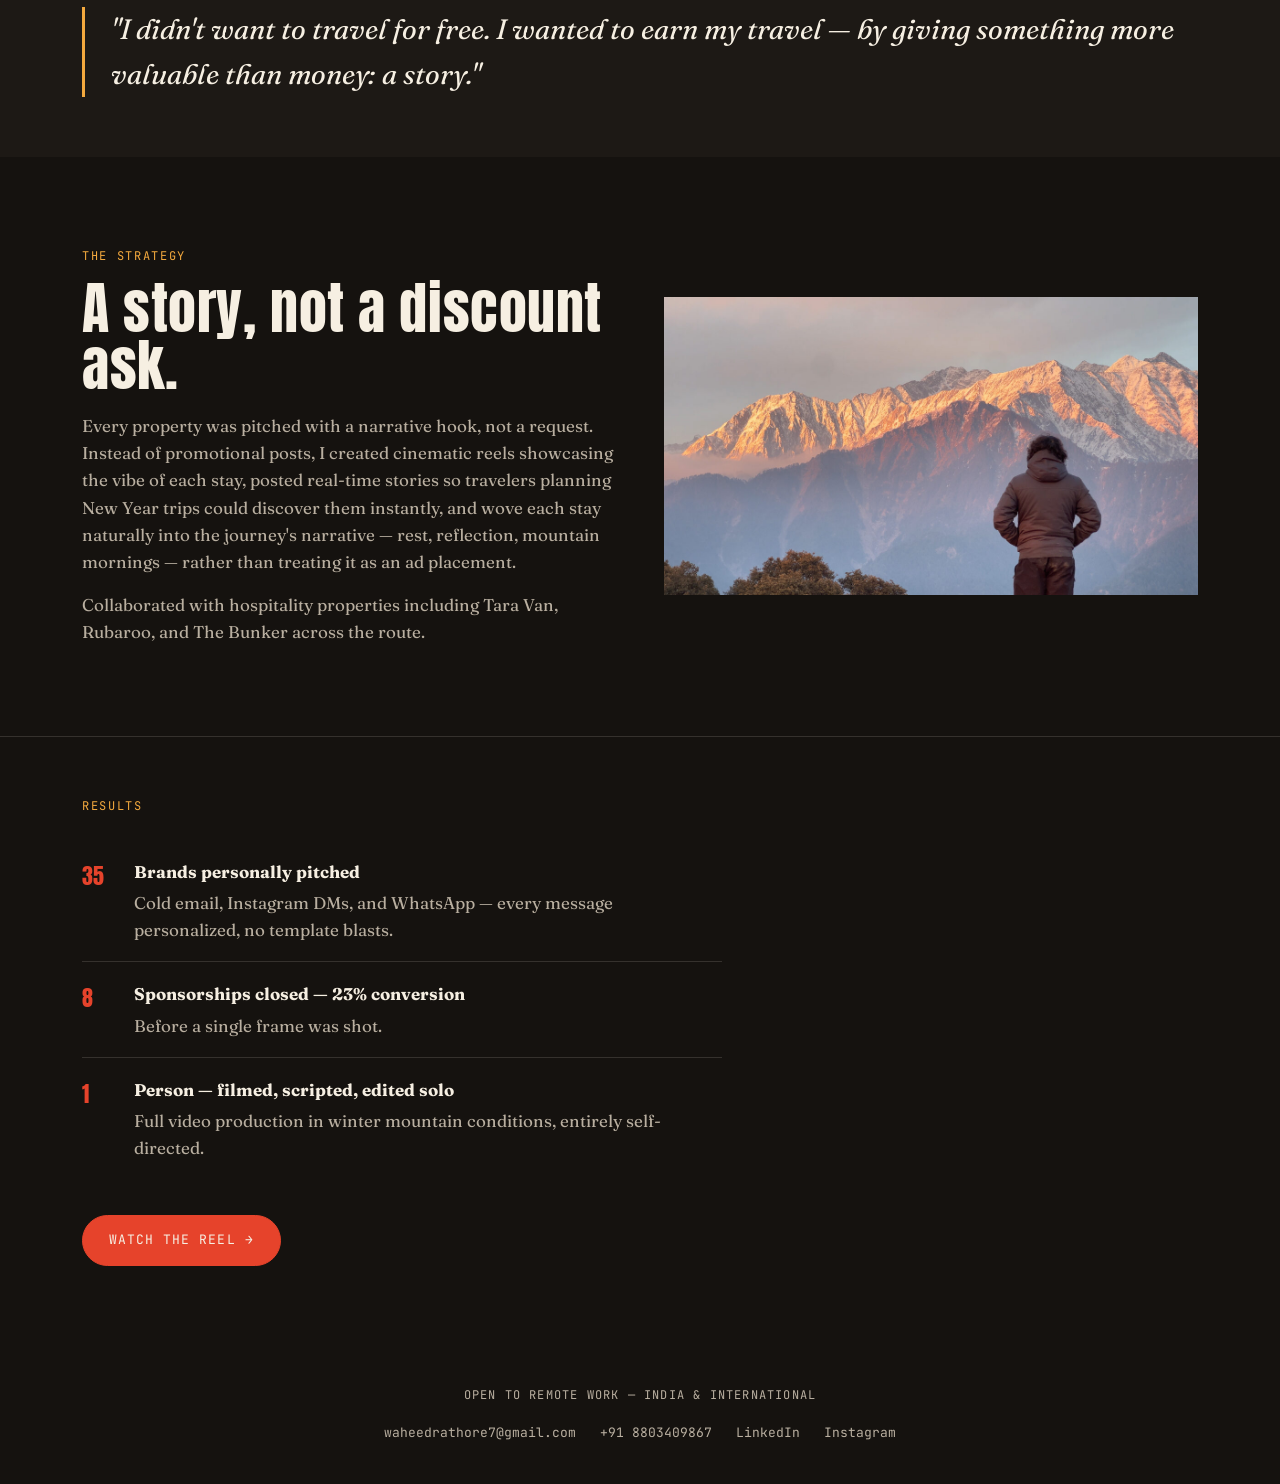
<file: ride-of-healing.html>
<!DOCTYPE html>
<html lang="en">
<head>
<meta charset="UTF-8">
<meta name="viewport" content="width=device-width, initial-scale=1.0">
<title>Ride of Healing — Waheed Rathore</title>
<link rel="stylesheet" href="style.css">
<style>
  .hero-photo { position:relative; height:82vh; min-height:480px; overflow:hidden; }
  .hero-photo img { width:100%; height:100%; object-fit:cover; }
  .hero-photo .overlay { position:absolute; inset:0; background:linear-gradient(0deg, rgba(21,18,15,.95) 5%, rgba(21,18,15,.35) 50%, rgba(21,18,15,.1) 100%); display:flex; align-items:flex-end; }
  .hero-photo .content { padding:0 0 60px; width:100%; }
  .route-step { display:flex; gap:18px; padding:18px 0; border-bottom:1px solid var(--line); }
  .route-step .n { font-family:var(--display); color:var(--signal); font-size:22px; min-width:34px; }
  .quote-block { border-left:3px solid var(--marigold); padding-left:26px; font-family:var(--body); font-style:italic; font-size:clamp(20px,2.6vw,28px); color:var(--paper); }
</style>
</head>
<body>

<nav class="nav">
  <div class="nav-inner">
    <a href="index.html" class="nav-logo">WAHEED <span>RATHORE</span></a>
    <button class="nav-toggle">☰</button>
    <ul class="nav-links">
      <li><a href="index.html">Home</a></li>
      <li><a href="work.html">Work</a></li>
      <li><a href="voice.html">Voice</a></li>
      <li><a href="content.html">Content</a></li>
      <li><a href="ride-of-healing.html" class="active">Ride of Healing</a></li>
      <li><a href="about.html">About</a></li>
      <li><a href="contact.html">Contact</a></li>
    </ul>
  </div>
</nav>

<div class="hero-photo">
  <img src="assets/photos/ride-sunset.jpg" alt="Solo silhouette at sunset, Himalayan winter ride">
  <div class="overlay">
    <div class="wrap content">
      <span class="eyebrow">Personal Project · Self-Funded</span>
      <h1 style="font-size:clamp(40px,9vw,100px); margin-top:10px;">Ride of<br>Healing</h1>
    </div>
  </div>
</div>

<section class="section-tight">
  <div class="wrap">
    <div class="stats-row" style="grid-template-columns:repeat(4,1fr);">
      <div class="stat"><div class="num">1,500km</div><div class="label">Solo, Winter</div></div>
      <div class="stat"><div class="num">–10°C</div><div class="label">Coldest Conditions</div></div>
      <div class="stat"><div class="num">35 → 8</div><div class="label">Brands Pitched → Sponsored</div></div>
      <div class="stat"><div class="num">₹0</div><div class="label">Personal Spend</div></div>
    </div>
  </div>
</section>

<section class="section">
  <div class="wrap" style="max-width:720px;">
    <span class="eyebrow">The Challenge</span>
    <p class="lede mt-lg" style="margin-top:18px;">Plan and fund a solo, multi-day winter motorcycle expedition across the Himalayas — with no existing audience, no budget, and no prior brand relationships.</p>
    <p style="color:var(--neutral); margin-top:20px;">The route ran Jammu → Dharamkot → Bir → Jibhi (Sajwar) → Manali, crossing the Atal Tunnel in harsh winter conditions down to –10°C — solo riding, solo trekking, and stretches of forest road at night with no network and no one else around.</p>
  </div>
</section>

<section class="section-tight dark" style="background:var(--ink-2);">
  <div class="wrap">
    <div class="quote-block">"I didn't want to travel for free. I wanted to earn my travel — by giving something more valuable than money: a story."</div>
  </div>
</section>

<section class="section">
  <div class="wrap grid-2" style="align-items:center;">
    <div>
      <span class="eyebrow">The Strategy</span>
      <h2 style="margin-top:10px;">A story, not a discount ask.</h2>
      <p style="color:var(--neutral); margin-top:18px;">Every property was pitched with a narrative hook, not a request. Instead of promotional posts, I created cinematic reels showcasing the vibe of each stay, posted real-time stories so travelers planning New Year trips could discover them instantly, and wove each stay naturally into the journey's narrative — rest, reflection, mountain mornings — rather than treating it as an ad placement.</p>
      <p style="color:var(--neutral); margin-top:16px;">Collaborated with hospitality properties including Tara Van, Rubaroo, and The Bunker across the route.</p>
    </div>
    <div class="photo-frame">
      <img src="assets/photos/ride-mountains.jpg" alt="Himalayan peaks at golden hour, Ride of Healing">
    </div>
  </div>
</section>

<section class="section-tight">
  <div class="wrap">
    <span class="eyebrow">Results</span>
    <div class="mt-lg" style="margin-top:24px; max-width:640px;">
      <div class="route-step"><span class="n">35</span><div><b style="color:var(--paper);">Brands personally pitched</b><p style="color:var(--neutral); margin-top:4px;">Cold email, Instagram DMs, and WhatsApp — every message personalized, no template blasts.</p></div></div>
      <div class="route-step"><span class="n">8</span><div><b style="color:var(--paper);">Sponsorships closed — 23% conversion</b><p style="color:var(--neutral); margin-top:4px;">Before a single frame was shot.</p></div></div>
      <div class="route-step" style="border-bottom:none;"><span class="n">1</span><div><b style="color:var(--paper);">Person — filmed, scripted, edited solo</b><p style="color:var(--neutral); margin-top:4px;">Full video production in winter mountain conditions, entirely self-directed.</p></div></div>
    </div>
    <a href="https://www.instagram.com/reel/DT0UR_9k_II/" target="_blank" class="btn btn-solid mt-lg" style="margin-top:36px;">Watch the reel →</a>
  </div>
</section>

<footer>
  <div class="wrap">
    <span class="mono-label">Open to remote work — India &amp; International</span>
    <div class="footer-links">
      <a href="mailto:waheedrathore7@gmail.com">waheedrathore7@gmail.com</a>
      <a href="tel:+918803409867">+91 8803409867</a>
      <a href="https://www.linkedin.com/in/waheed-rathore-29aa4514b" target="_blank">LinkedIn</a>
      <a href="https://www.instagram.com/darbadarwaheed" target="_blank">Instagram</a>
    </div>
  </div>
</footer>

<script src="script.js"></script>
</body>
</html>
</file>
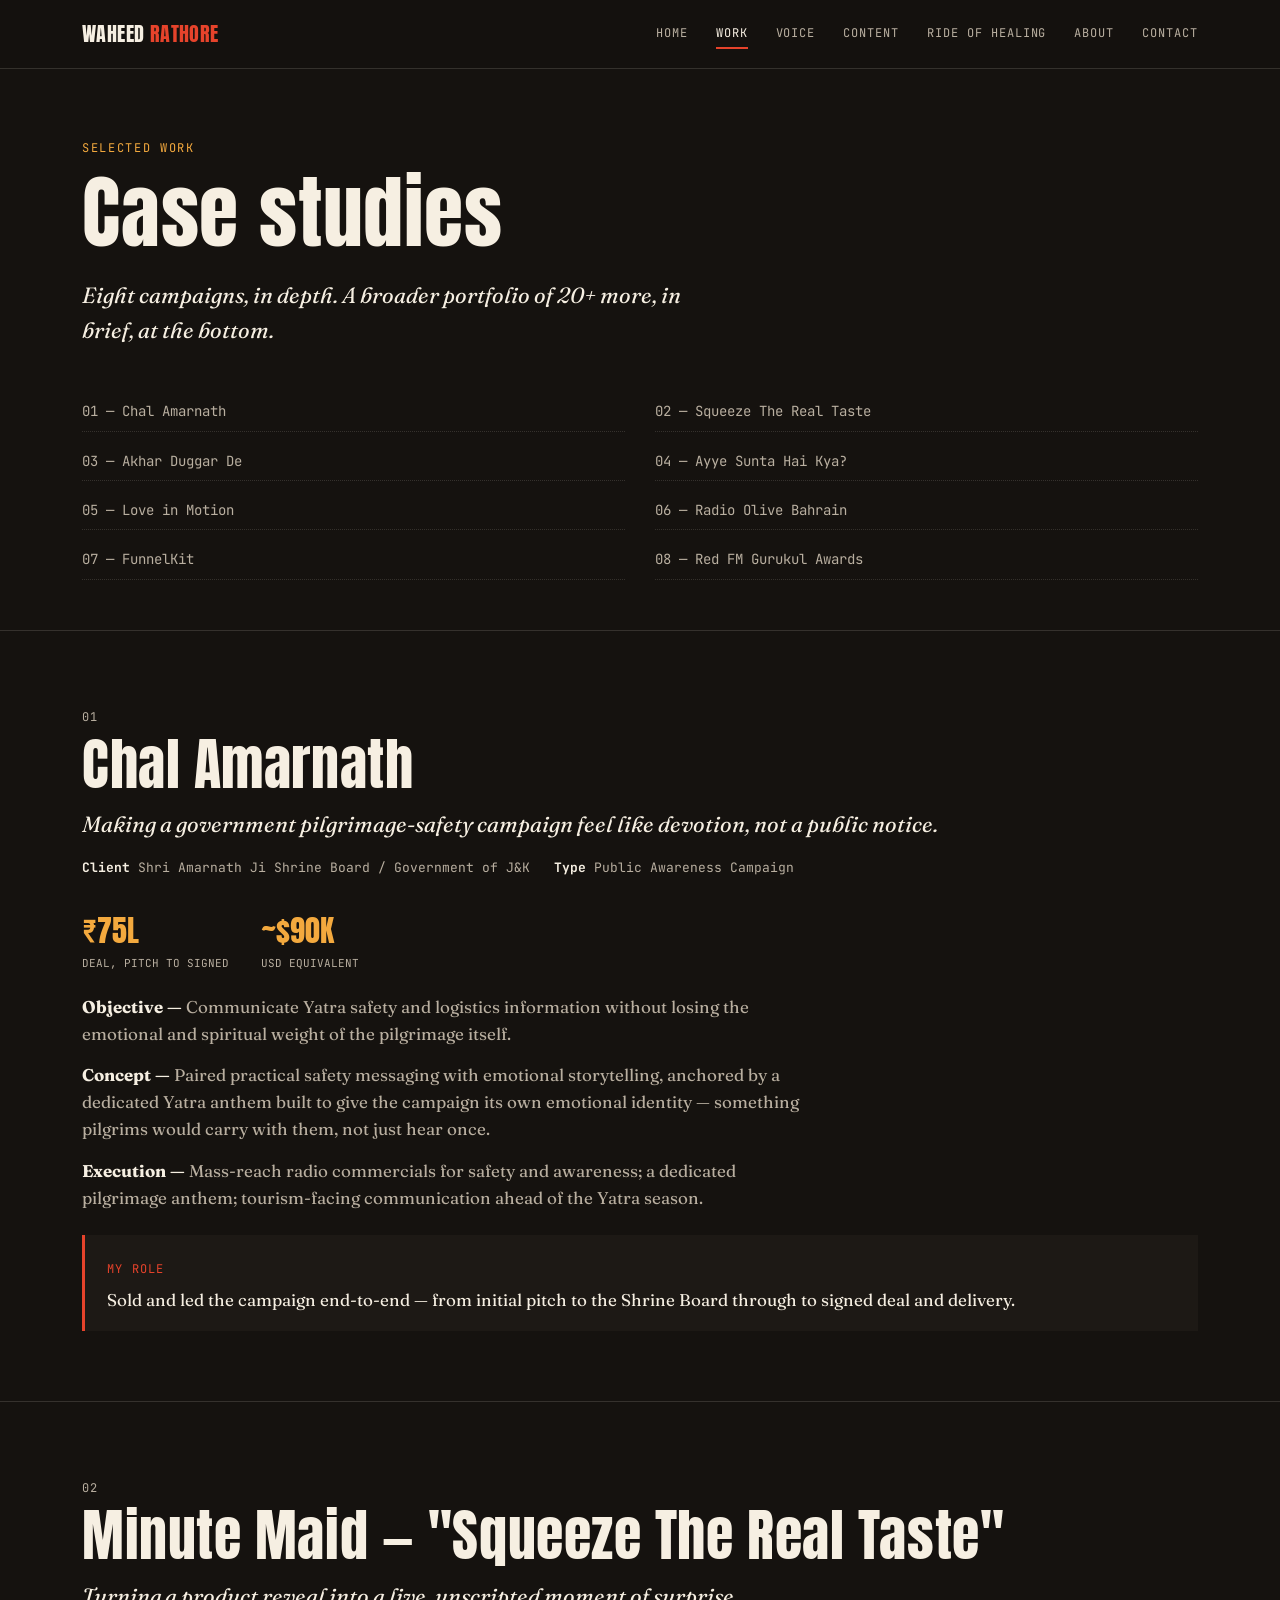
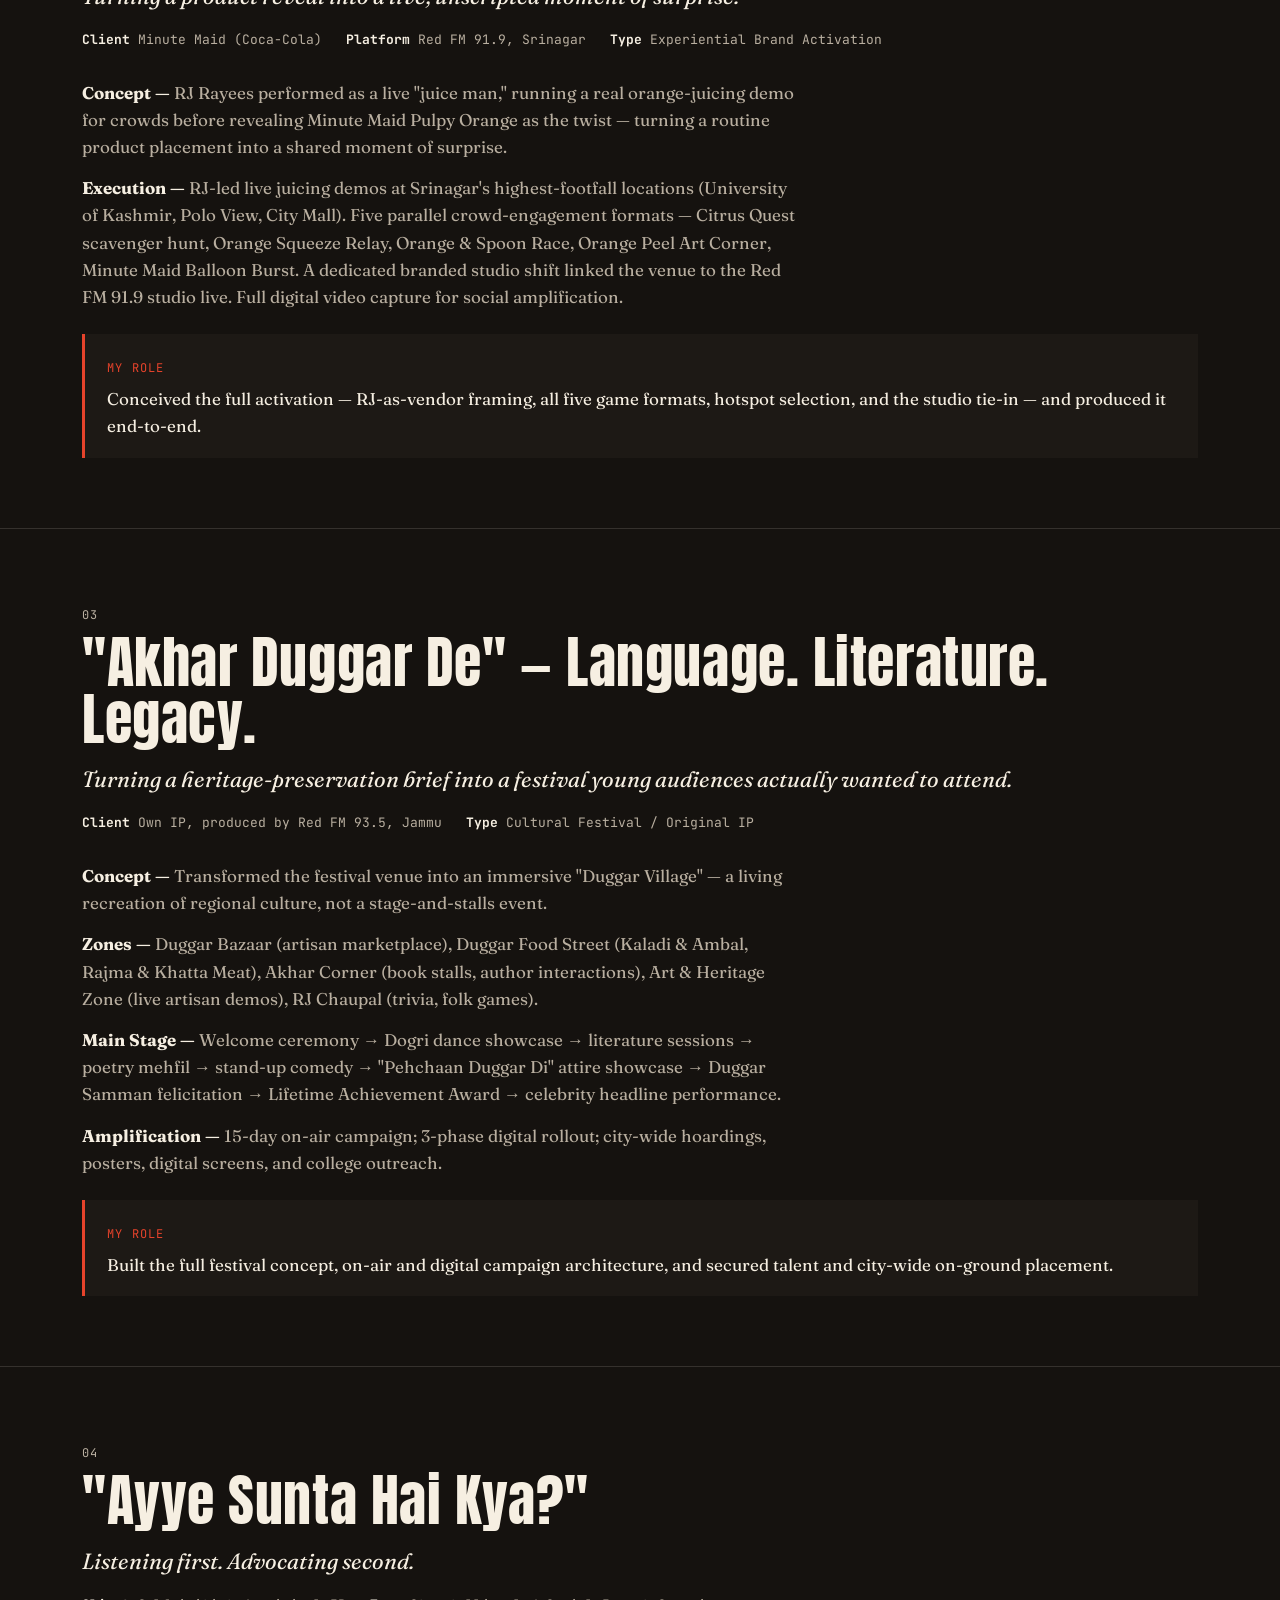
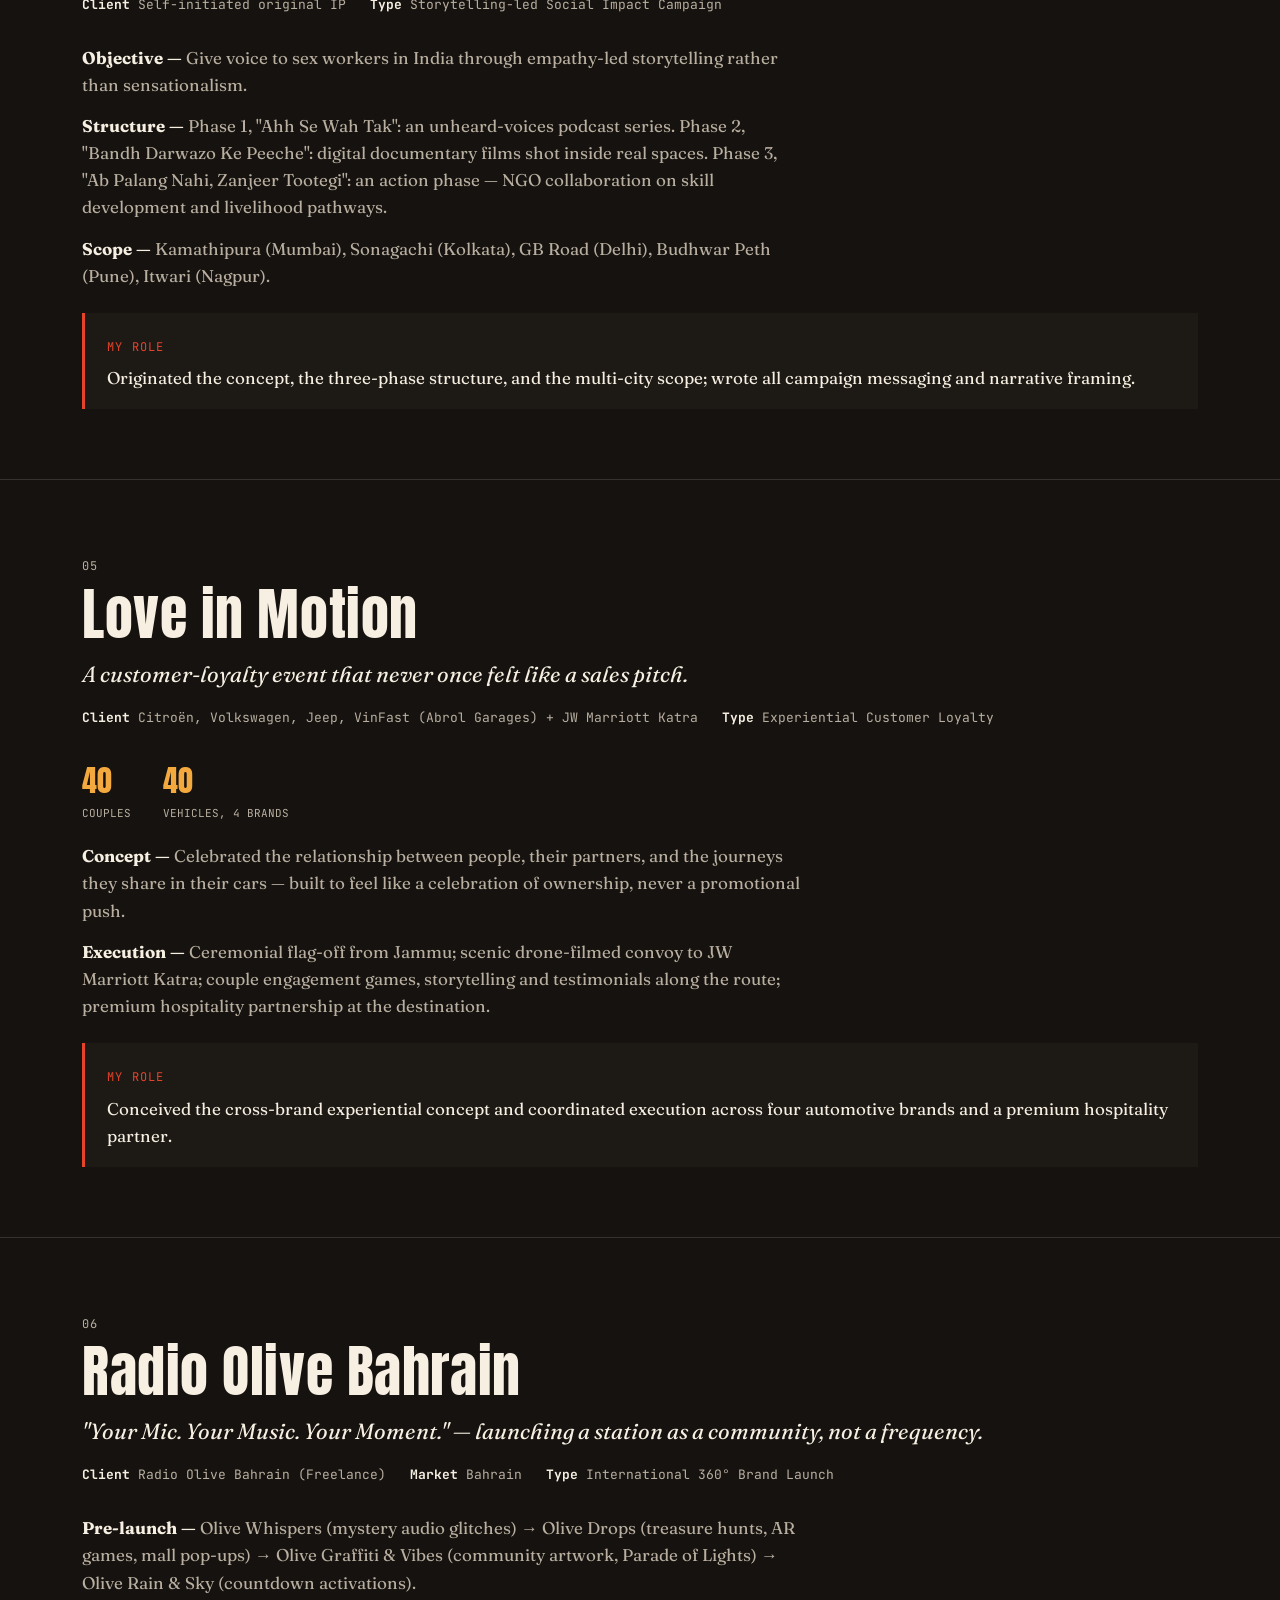
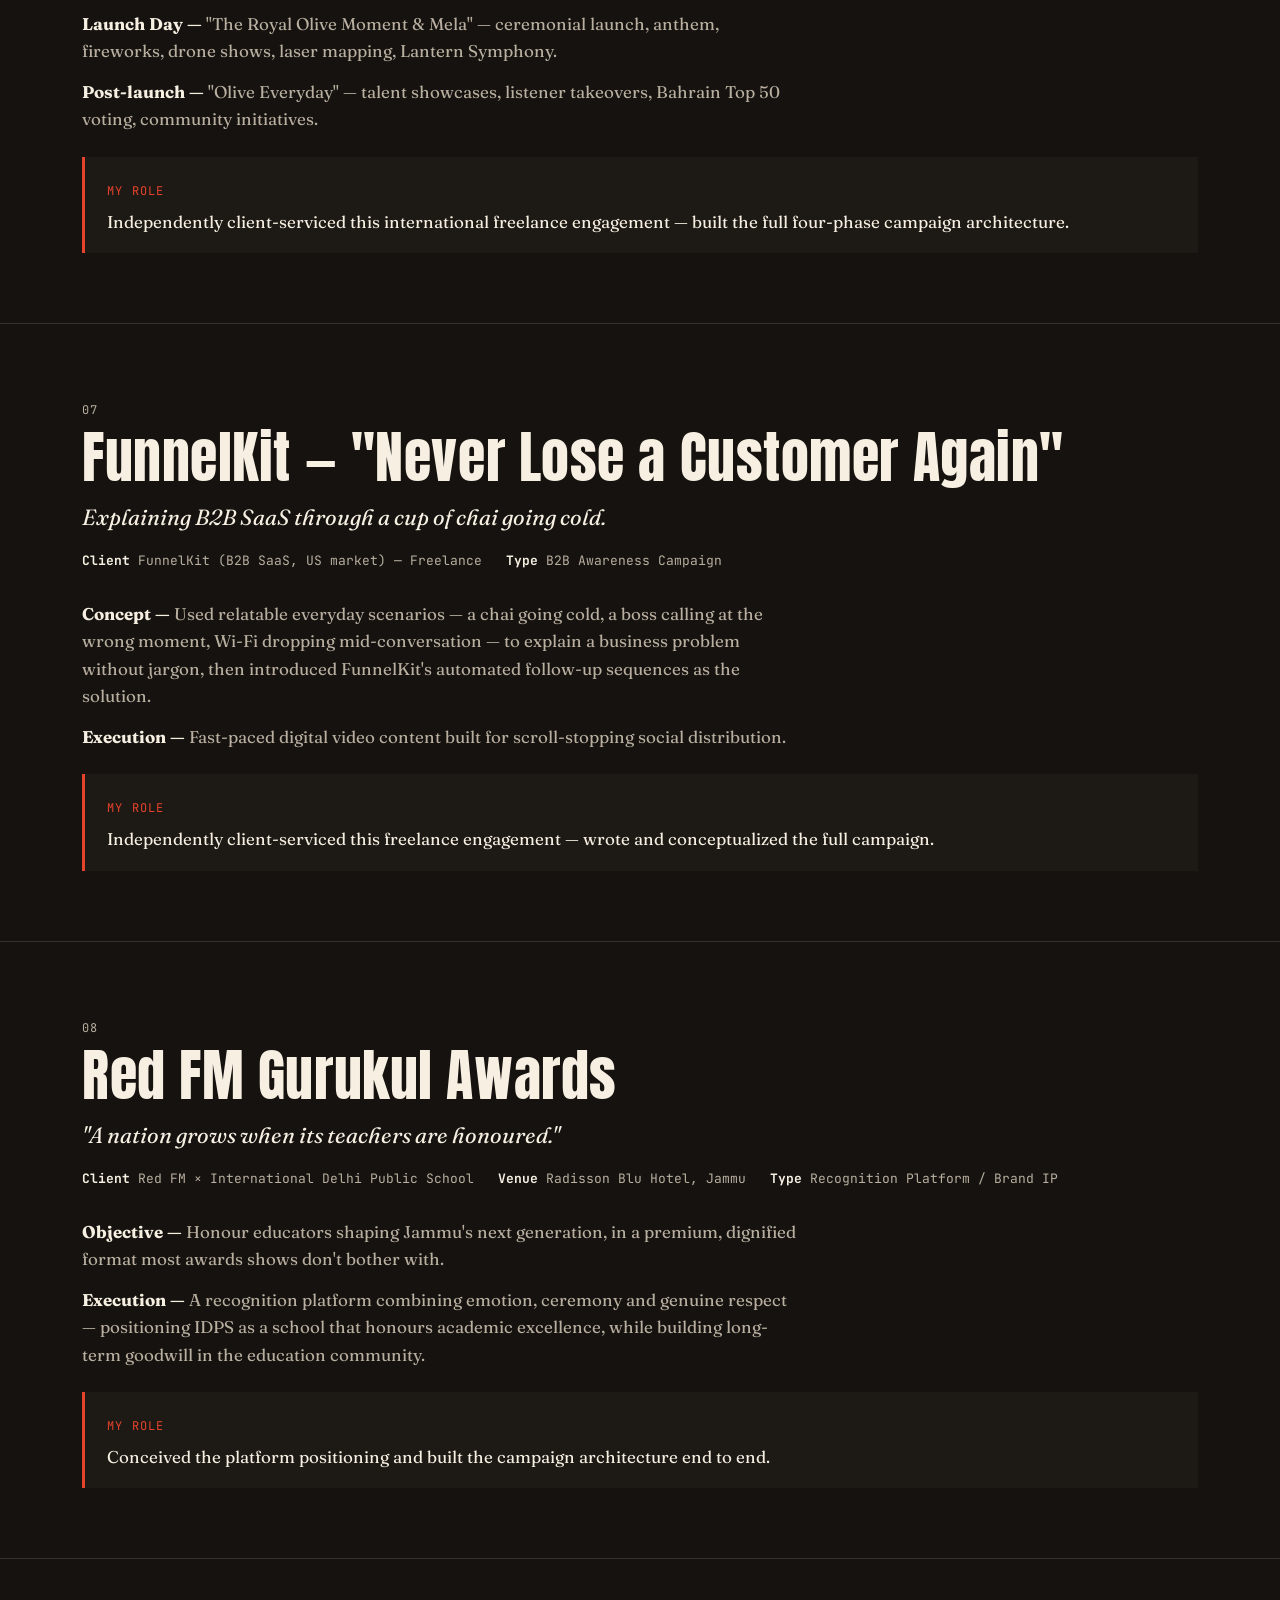
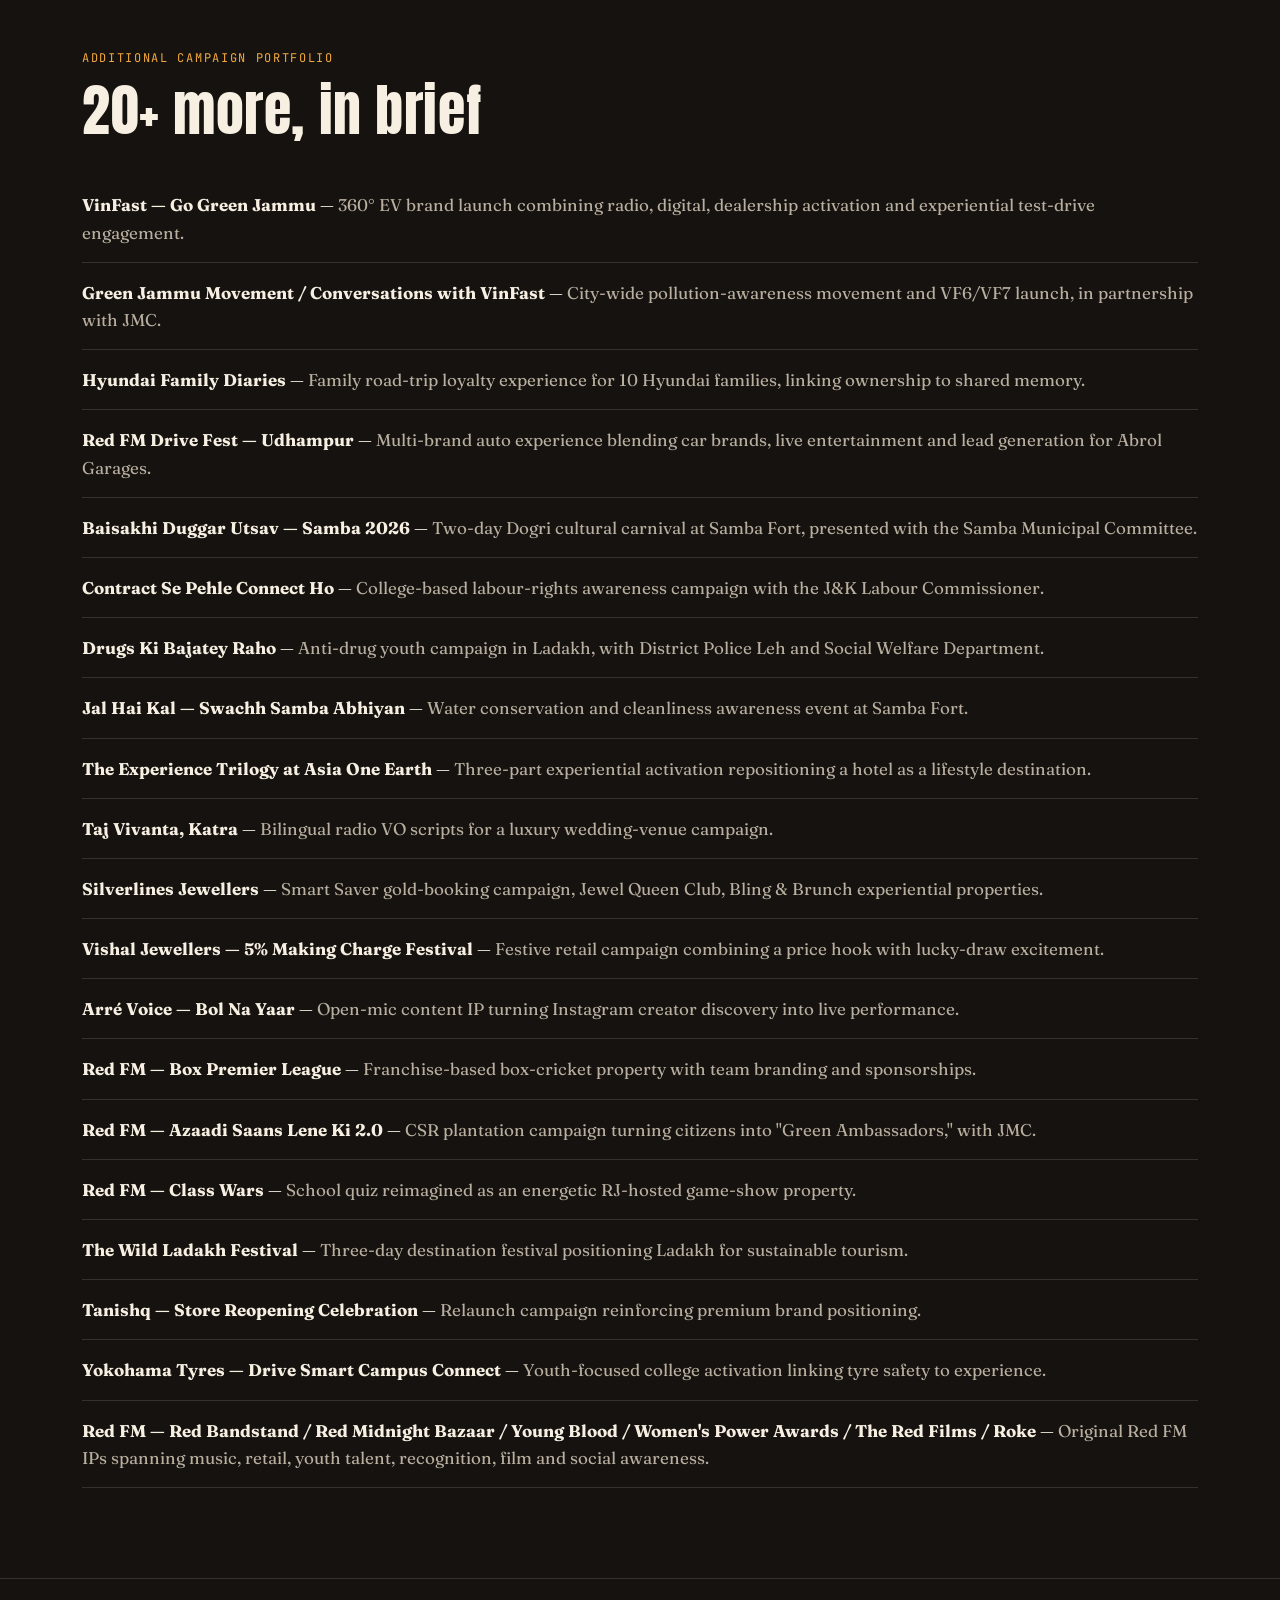
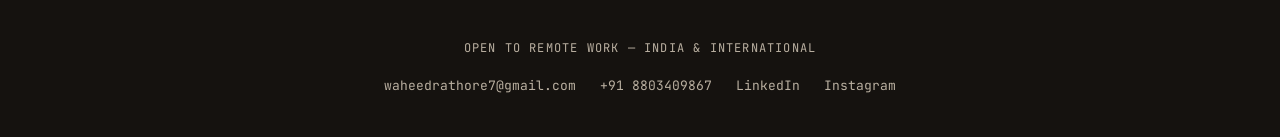
<file: work.html>
<!DOCTYPE html>
<html lang="en">
<head>
<meta charset="UTF-8">
<meta name="viewport" content="width=device-width, initial-scale=1.0">
<title>Work — Waheed Rathore</title>
<link rel="stylesheet" href="style.css">
<style>
  .case { padding: 70px 0; border-bottom: 1px solid var(--line); scroll-margin-top: 90px; }
  .case-meta { display:flex; flex-wrap:wrap; gap:10px 24px; font-family:var(--mono); font-size:13px; color:var(--neutral); margin:16px 0 28px; }
  .case-meta b { color: var(--paper); }
  .role-box { background: var(--ink-2); border-left: 3px solid var(--signal); padding: 18px 22px; margin-top:24px; }
  .role-box .mono-label { color: var(--signal); }
  .stat-inline { display:flex; gap:32px; margin: 20px 0; flex-wrap:wrap; }
  .stat-inline div span { display:block; }
  .stat-inline .n { font-family: var(--display); font-size: 30px; color: var(--marigold); }
  .stat-inline .l { font-family: var(--mono); font-size: 11px; color: var(--neutral); text-transform:uppercase; }
  .toc { display:grid; grid-template-columns: 1fr 1fr; gap: 10px 30px; font-family: var(--mono); font-size: 14px; }
  .toc a { color: var(--neutral); border-bottom: 1px dotted var(--line); display:block; padding: 8px 0; }
  .toc a:hover { color: var(--signal); }
  @media (max-width: 700px) { .toc { grid-template-columns: 1fr; } }
  .appendix-item { padding: 16px 0; border-bottom: 1px solid var(--line); }
  .appendix-item b { color: var(--paper); }
  .appendix-item span { color: var(--neutral); }
</style>
</head>
<body>

<nav class="nav">
  <div class="nav-inner">
    <a href="index.html" class="nav-logo">WAHEED <span>RATHORE</span></a>
    <button class="nav-toggle">☰</button>
    <ul class="nav-links">
      <li><a href="index.html">Home</a></li>
      <li><a href="work.html" class="active">Work</a></li>
      <li><a href="voice.html">Voice</a></li>
      <li><a href="content.html">Content</a></li>
      <li><a href="ride-of-healing.html">Ride of Healing</a></li>
      <li><a href="about.html">About</a></li>
      <li><a href="contact.html">Contact</a></li>
    </ul>
  </div>
</nav>

<header class="section" style="padding-top:70px; padding-bottom:50px;">
  <div class="wrap">
    <span class="eyebrow">Selected Work</span>
    <h1 style="font-size:clamp(40px,7vw,80px);">Case studies</h1>
    <p class="lede mt-lg" style="max-width:600px; margin-top:24px;">Eight campaigns, in depth. A broader portfolio of 20+ more, in brief, at the bottom.</p>
    <div class="toc mt-lg" style="margin-top:44px;">
      <a href="#chal-amarnath">01 — Chal Amarnath</a>
      <a href="#squeeze">02 — Squeeze The Real Taste</a>
      <a href="#akhar">03 — Akhar Duggar De</a>
      <a href="#ayye">04 — Ayye Sunta Hai Kya?</a>
      <a href="#love-in-motion">05 — Love in Motion</a>
      <a href="#radio-olive">06 — Radio Olive Bahrain</a>
      <a href="#funnelkit">07 — FunnelKit</a>
      <a href="#gurukul">08 — Red FM Gurukul Awards</a>
    </div>
  </div>
</header>

<article class="case" id="chal-amarnath">
  <div class="wrap">
    <span class="mono-label">01</span>
    <h2 style="margin-top:8px;">Chal Amarnath</h2>
    <p class="lede" style="margin-top:14px;">Making a government pilgrimage-safety campaign feel like devotion, not a public notice.</p>
    <div class="case-meta">
      <span><b>Client</b> Shri Amarnath Ji Shrine Board / Government of J&amp;K</span>
      <span><b>Type</b> Public Awareness Campaign</span>
    </div>
    <div class="stat-inline">
      <div><span class="n">₹75L</span><span class="l">Deal, pitch to signed</span></div>
      <div><span class="n">~$90K</span><span class="l">USD equivalent</span></div>
    </div>
    <p style="color:var(--neutral); max-width:720px;"><b style="color:var(--paper);">Objective —</b> Communicate Yatra safety and logistics information without losing the emotional and spiritual weight of the pilgrimage itself.</p>
    <p style="color:var(--neutral); max-width:720px; margin-top:14px;"><b style="color:var(--paper);">Concept —</b> Paired practical safety messaging with emotional storytelling, anchored by a dedicated Yatra anthem built to give the campaign its own emotional identity — something pilgrims would carry with them, not just hear once.</p>
    <p style="color:var(--neutral); max-width:720px; margin-top:14px;"><b style="color:var(--paper);">Execution —</b> Mass-reach radio commercials for safety and awareness; a dedicated pilgrimage anthem; tourism-facing communication ahead of the Yatra season.</p>
    <div class="role-box"><span class="mono-label">My Role</span><p style="margin-top:6px;">Sold and led the campaign end-to-end — from initial pitch to the Shrine Board through to signed deal and delivery.</p></div>
  </div>
</article>

<article class="case" id="squeeze">
  <div class="wrap">
    <span class="mono-label">02</span>
    <h2 style="margin-top:8px;">Minute Maid — "Squeeze The Real Taste"</h2>
    <p class="lede" style="margin-top:14px;">Turning a product reveal into a live, unscripted moment of surprise.</p>
    <div class="case-meta">
      <span><b>Client</b> Minute Maid (Coca-Cola)</span>
      <span><b>Platform</b> Red FM 91.9, Srinagar</span>
      <span><b>Type</b> Experiential Brand Activation</span>
    </div>
    <p style="color:var(--neutral); max-width:720px;"><b style="color:var(--paper);">Concept —</b> RJ Rayees performed as a live "juice man," running a real orange-juicing demo for crowds before revealing Minute Maid Pulpy Orange as the twist — turning a routine product placement into a shared moment of surprise.</p>
    <p style="color:var(--neutral); max-width:720px; margin-top:14px;"><b style="color:var(--paper);">Execution —</b> RJ-led live juicing demos at Srinagar's highest-footfall locations (University of Kashmir, Polo View, City Mall). Five parallel crowd-engagement formats — Citrus Quest scavenger hunt, Orange Squeeze Relay, Orange &amp; Spoon Race, Orange Peel Art Corner, Minute Maid Balloon Burst. A dedicated branded studio shift linked the venue to the Red FM 91.9 studio live. Full digital video capture for social amplification.</p>
    <div class="role-box"><span class="mono-label">My Role</span><p style="margin-top:6px;">Conceived the full activation — RJ-as-vendor framing, all five game formats, hotspot selection, and the studio tie-in — and produced it end-to-end.</p></div>
  </div>
</article>

<article class="case" id="akhar">
  <div class="wrap">
    <span class="mono-label">03</span>
    <h2 style="margin-top:8px;">"Akhar Duggar De" — Language. Literature. Legacy.</h2>
    <p class="lede" style="margin-top:14px;">Turning a heritage-preservation brief into a festival young audiences actually wanted to attend.</p>
    <div class="case-meta">
      <span><b>Client</b> Own IP, produced by Red FM 93.5, Jammu</span>
      <span><b>Type</b> Cultural Festival / Original IP</span>
    </div>
    <p style="color:var(--neutral); max-width:720px;"><b style="color:var(--paper);">Concept —</b> Transformed the festival venue into an immersive "Duggar Village" — a living recreation of regional culture, not a stage-and-stalls event.</p>
    <p style="color:var(--neutral); max-width:720px; margin-top:14px;"><b style="color:var(--paper);">Zones —</b> Duggar Bazaar (artisan marketplace), Duggar Food Street (Kaladi &amp; Ambal, Rajma &amp; Khatta Meat), Akhar Corner (book stalls, author interactions), Art &amp; Heritage Zone (live artisan demos), RJ Chaupal (trivia, folk games).</p>
    <p style="color:var(--neutral); max-width:720px; margin-top:14px;"><b style="color:var(--paper);">Main Stage —</b> Welcome ceremony → Dogri dance showcase → literature sessions → poetry mehfil → stand-up comedy → "Pehchaan Duggar Di" attire showcase → Duggar Samman felicitation → Lifetime Achievement Award → celebrity headline performance.</p>
    <p style="color:var(--neutral); max-width:720px; margin-top:14px;"><b style="color:var(--paper);">Amplification —</b> 15-day on-air campaign; 3-phase digital rollout; city-wide hoardings, posters, digital screens, and college outreach.</p>
    <div class="role-box"><span class="mono-label">My Role</span><p style="margin-top:6px;">Built the full festival concept, on-air and digital campaign architecture, and secured talent and city-wide on-ground placement.</p></div>
  </div>
</article>

<article class="case" id="ayye">
  <div class="wrap">
    <span class="mono-label">04</span>
    <h2 style="margin-top:8px;">"Ayye Sunta Hai Kya?"</h2>
    <p class="lede" style="margin-top:14px;">Listening first. Advocating second.</p>
    <div class="case-meta">
      <span><b>Client</b> Self-initiated original IP</span>
      <span><b>Type</b> Storytelling-led Social Impact Campaign</span>
    </div>
    <p style="color:var(--neutral); max-width:720px;"><b style="color:var(--paper);">Objective —</b> Give voice to sex workers in India through empathy-led storytelling rather than sensationalism.</p>
    <p style="color:var(--neutral); max-width:720px; margin-top:14px;"><b style="color:var(--paper);">Structure —</b> Phase 1, "Ahh Se Wah Tak": an unheard-voices podcast series. Phase 2, "Bandh Darwazo Ke Peeche": digital documentary films shot inside real spaces. Phase 3, "Ab Palang Nahi, Zanjeer Tootegi": an action phase — NGO collaboration on skill development and livelihood pathways.</p>
    <p style="color:var(--neutral); max-width:720px; margin-top:14px;"><b style="color:var(--paper);">Scope —</b> Kamathipura (Mumbai), Sonagachi (Kolkata), GB Road (Delhi), Budhwar Peth (Pune), Itwari (Nagpur).</p>
    <div class="role-box"><span class="mono-label">My Role</span><p style="margin-top:6px;">Originated the concept, the three-phase structure, and the multi-city scope; wrote all campaign messaging and narrative framing.</p></div>
  </div>
</article>

<article class="case" id="love-in-motion">
  <div class="wrap">
    <span class="mono-label">05</span>
    <h2 style="margin-top:8px;">Love in Motion</h2>
    <p class="lede" style="margin-top:14px;">A customer-loyalty event that never once felt like a sales pitch.</p>
    <div class="case-meta">
      <span><b>Client</b> Citroën, Volkswagen, Jeep, VinFast (Abrol Garages) + JW Marriott Katra</span>
      <span><b>Type</b> Experiential Customer Loyalty</span>
    </div>
    <div class="stat-inline">
      <div><span class="n">40</span><span class="l">Couples</span></div>
      <div><span class="n">40</span><span class="l">Vehicles, 4 Brands</span></div>
    </div>
    <p style="color:var(--neutral); max-width:720px;"><b style="color:var(--paper);">Concept —</b> Celebrated the relationship between people, their partners, and the journeys they share in their cars — built to feel like a celebration of ownership, never a promotional push.</p>
    <p style="color:var(--neutral); max-width:720px; margin-top:14px;"><b style="color:var(--paper);">Execution —</b> Ceremonial flag-off from Jammu; scenic drone-filmed convoy to JW Marriott Katra; couple engagement games, storytelling and testimonials along the route; premium hospitality partnership at the destination.</p>
    <div class="role-box"><span class="mono-label">My Role</span><p style="margin-top:6px;">Conceived the cross-brand experiential concept and coordinated execution across four automotive brands and a premium hospitality partner.</p></div>
  </div>
</article>

<article class="case" id="radio-olive">
  <div class="wrap">
    <span class="mono-label">06</span>
    <h2 style="margin-top:8px;">Radio Olive Bahrain</h2>
    <p class="lede" style="margin-top:14px;">"Your Mic. Your Music. Your Moment." — launching a station as a community, not a frequency.</p>
    <div class="case-meta">
      <span><b>Client</b> Radio Olive Bahrain (Freelance)</span>
      <span><b>Market</b> Bahrain</span>
      <span><b>Type</b> International 360° Brand Launch</span>
    </div>
    <p style="color:var(--neutral); max-width:720px;"><b style="color:var(--paper);">Pre-launch —</b> Olive Whispers (mystery audio glitches) → Olive Drops (treasure hunts, AR games, mall pop-ups) → Olive Graffiti &amp; Vibes (community artwork, Parade of Lights) → Olive Rain &amp; Sky (countdown activations).</p>
    <p style="color:var(--neutral); max-width:720px; margin-top:14px;"><b style="color:var(--paper);">Launch Day —</b> "The Royal Olive Moment &amp; Mela" — ceremonial launch, anthem, fireworks, drone shows, laser mapping, Lantern Symphony.</p>
    <p style="color:var(--neutral); max-width:720px; margin-top:14px;"><b style="color:var(--paper);">Post-launch —</b> "Olive Everyday" — talent showcases, listener takeovers, Bahrain Top 50 voting, community initiatives.</p>
    <div class="role-box"><span class="mono-label">My Role</span><p style="margin-top:6px;">Independently client-serviced this international freelance engagement — built the full four-phase campaign architecture.</p></div>
  </div>
</article>

<article class="case" id="funnelkit">
  <div class="wrap">
    <span class="mono-label">07</span>
    <h2 style="margin-top:8px;">FunnelKit — "Never Lose a Customer Again"</h2>
    <p class="lede" style="margin-top:14px;">Explaining B2B SaaS through a cup of chai going cold.</p>
    <div class="case-meta">
      <span><b>Client</b> FunnelKit (B2B SaaS, US market) — Freelance</span>
      <span><b>Type</b> B2B Awareness Campaign</span>
    </div>
    <p style="color:var(--neutral); max-width:720px;"><b style="color:var(--paper);">Concept —</b> Used relatable everyday scenarios — a chai going cold, a boss calling at the wrong moment, Wi-Fi dropping mid-conversation — to explain a business problem without jargon, then introduced FunnelKit's automated follow-up sequences as the solution.</p>
    <p style="color:var(--neutral); max-width:720px; margin-top:14px;"><b style="color:var(--paper);">Execution —</b> Fast-paced digital video content built for scroll-stopping social distribution.</p>
    <div class="role-box"><span class="mono-label">My Role</span><p style="margin-top:6px;">Independently client-serviced this freelance engagement — wrote and conceptualized the full campaign.</p></div>
  </div>
</article>

<article class="case" id="gurukul">
  <div class="wrap">
    <span class="mono-label">08</span>
    <h2 style="margin-top:8px;">Red FM Gurukul Awards</h2>
    <p class="lede" style="margin-top:14px;">"A nation grows when its teachers are honoured."</p>
    <div class="case-meta">
      <span><b>Client</b> Red FM × International Delhi Public School</span>
      <span><b>Venue</b> Radisson Blu Hotel, Jammu</span>
      <span><b>Type</b> Recognition Platform / Brand IP</span>
    </div>
    <p style="color:var(--neutral); max-width:720px;"><b style="color:var(--paper);">Objective —</b> Honour educators shaping Jammu's next generation, in a premium, dignified format most awards shows don't bother with.</p>
    <p style="color:var(--neutral); max-width:720px; margin-top:14px;"><b style="color:var(--paper);">Execution —</b> A recognition platform combining emotion, ceremony and genuine respect — positioning IDPS as a school that honours academic excellence, while building long-term goodwill in the education community.</p>
    <div class="role-box"><span class="mono-label">My Role</span><p style="margin-top:6px;">Conceived the platform positioning and built the campaign architecture end to end.</p></div>
  </div>
</article>

<section class="section">
  <div class="wrap">
    <span class="eyebrow">Additional Campaign Portfolio</span>
    <h2 style="margin-top:10px;">20+ more, in brief</h2>
    <div class="mt-lg" style="margin-top:36px;">
      <div class="appendix-item"><b>VinFast — Go Green Jammu</b> — <span>360° EV brand launch combining radio, digital, dealership activation and experiential test-drive engagement.</span></div>
      <div class="appendix-item"><b>Green Jammu Movement / Conversations with VinFast</b> — <span>City-wide pollution-awareness movement and VF6/VF7 launch, in partnership with JMC.</span></div>
      <div class="appendix-item"><b>Hyundai Family Diaries</b> — <span>Family road-trip loyalty experience for 10 Hyundai families, linking ownership to shared memory.</span></div>
      <div class="appendix-item"><b>Red FM Drive Fest — Udhampur</b> — <span>Multi-brand auto experience blending car brands, live entertainment and lead generation for Abrol Garages.</span></div>
      <div class="appendix-item"><b>Baisakhi Duggar Utsav — Samba 2026</b> — <span>Two-day Dogri cultural carnival at Samba Fort, presented with the Samba Municipal Committee.</span></div>
      <div class="appendix-item"><b>Contract Se Pehle Connect Ho</b> — <span>College-based labour-rights awareness campaign with the J&amp;K Labour Commissioner.</span></div>
      <div class="appendix-item"><b>Drugs Ki Bajatey Raho</b> — <span>Anti-drug youth campaign in Ladakh, with District Police Leh and Social Welfare Department.</span></div>
      <div class="appendix-item"><b>Jal Hai Kal — Swachh Samba Abhiyan</b> — <span>Water conservation and cleanliness awareness event at Samba Fort.</span></div>
      <div class="appendix-item"><b>The Experience Trilogy at Asia One Earth</b> — <span>Three-part experiential activation repositioning a hotel as a lifestyle destination.</span></div>
      <div class="appendix-item"><b>Taj Vivanta, Katra</b> — <span>Bilingual radio VO scripts for a luxury wedding-venue campaign.</span></div>
      <div class="appendix-item"><b>Silverlines Jewellers</b> — <span>Smart Saver gold-booking campaign, Jewel Queen Club, Bling &amp; Brunch experiential properties.</span></div>
      <div class="appendix-item"><b>Vishal Jewellers — 5% Making Charge Festival</b> — <span>Festive retail campaign combining a price hook with lucky-draw excitement.</span></div>
      <div class="appendix-item"><b>Arré Voice — Bol Na Yaar</b> — <span>Open-mic content IP turning Instagram creator discovery into live performance.</span></div>
      <div class="appendix-item"><b>Red FM — Box Premier League</b> — <span>Franchise-based box-cricket property with team branding and sponsorships.</span></div>
      <div class="appendix-item"><b>Red FM — Azaadi Saans Lene Ki 2.0</b> — <span>CSR plantation campaign turning citizens into "Green Ambassadors," with JMC.</span></div>
      <div class="appendix-item"><b>Red FM — Class Wars</b> — <span>School quiz reimagined as an energetic RJ-hosted game-show property.</span></div>
      <div class="appendix-item"><b>The Wild Ladakh Festival</b> — <span>Three-day destination festival positioning Ladakh for sustainable tourism.</span></div>
      <div class="appendix-item"><b>Tanishq — Store Reopening Celebration</b> — <span>Relaunch campaign reinforcing premium brand positioning.</span></div>
      <div class="appendix-item"><b>Yokohama Tyres — Drive Smart Campus Connect</b> — <span>Youth-focused college activation linking tyre safety to experience.</span></div>
      <div class="appendix-item"><b>Red FM — Red Bandstand / Red Midnight Bazaar / Young Blood / Women's Power Awards / The Red Films / Roke</b> — <span>Original Red FM IPs spanning music, retail, youth talent, recognition, film and social awareness.</span></div>
    </div>
  </div>
</section>

<footer>
  <div class="wrap">
    <span class="mono-label">Open to remote work — India &amp; International</span>
    <div class="footer-links">
      <a href="mailto:waheedrathore7@gmail.com">waheedrathore7@gmail.com</a>
      <a href="tel:+918803409867">+91 8803409867</a>
      <a href="https://www.linkedin.com/in/waheed-rathore-29aa4514b" target="_blank">LinkedIn</a>
      <a href="https://www.instagram.com/darbadarwaheed" target="_blank">Instagram</a>
    </div>
  </div>
</footer>

<script src="script.js"></script>
</body>
</html>
</file>
<file: style.css>
/* ============================================
   WAHEED RATHORE — PORTFOLIO DESIGN SYSTEM
   Signature: sound/voice — waveforms, broadcast type
   ============================================ */

@import url('https://fonts.googleapis.com/css2?family=Anton&family=Fraunces:ital,opsz,wght@0,9..144,400;0,9..144,500;0,9..144,600;1,9..144,400&family=JetBrains+Mono:wght@400;500;700&display=swap');

:root {
  --ink: #15120F;
  --ink-2: #1D1915;
  --paper: #F6EFE2;
  --paper-dim: #E8DFCC;
  --signal: #E6432B;
  --marigold: #F3A93E;
  --neutral: #B9AFA0;
  --neutral-dim: #7A7264;
  --line: rgba(246,239,226,0.14);

  --display: 'Anton', sans-serif;
  --body: 'Fraunces', serif;
  --mono: 'JetBrains Mono', monospace;
}

* { box-sizing: border-box; margin: 0; padding: 0; }

html { scroll-behavior: smooth; }

body {
  background: var(--ink);
  color: var(--paper);
  font-family: var(--body);
  font-size: 17px;
  line-height: 1.6;
  -webkit-font-smoothing: antialiased;
}

::selection { background: var(--signal); color: var(--paper); }

a { color: inherit; text-decoration: none; }

img { max-width: 100%; display: block; }

.wrap {
  max-width: 1180px;
  margin: 0 auto;
  padding: 0 32px;
}

/* ---------- NAV ---------- */
.nav {
  position: sticky; top: 0; z-index: 100;
  background: rgba(21,18,15,0.92);
  backdrop-filter: blur(10px);
  border-bottom: 1px solid var(--line);
}
.nav-inner {
  max-width: 1180px; margin: 0 auto; padding: 18px 32px;
  display: flex; align-items: center; justify-content: space-between;
}
.nav-logo {
  font-family: var(--display);
  font-size: 20px;
  letter-spacing: 0.02em;
  color: var(--paper);
}
.nav-logo span { color: var(--signal); }
.nav-links {
  display: flex; gap: 28px; list-style: none;
  font-family: var(--mono); font-size: 12px; text-transform: uppercase; letter-spacing: 0.08em;
}
.nav-links a { color: var(--neutral); transition: color 0.2s; padding: 6px 0; border-bottom: 2px solid transparent; }
.nav-links a:hover, .nav-links a.active { color: var(--paper); border-bottom-color: var(--signal); }
.nav-toggle { display: none; }

@media (max-width: 760px) {
  .nav-links { position: fixed; top: 62px; left: 0; right: 0; background: var(--ink); flex-direction: column; padding: 20px 32px; gap: 18px; border-bottom: 1px solid var(--line); display: none; }
  .nav-links.open { display: flex; }
  .nav-toggle { display: block; background: none; border: none; color: var(--paper); font-size: 24px; cursor: pointer; }
}

/* ---------- WAVEFORM (signature element) ---------- */
.waveform {
  display: flex; align-items: center; gap: 3px; height: 40px;
}
.waveform span {
  display: block; width: 3px; background: var(--signal); border-radius: 2px;
  animation: wave 1.4s ease-in-out infinite;
}
@keyframes wave {
  0%, 100% { transform: scaleY(0.3); }
  50% { transform: scaleY(1); }
}
.wave-divider {
  display: flex; align-items: center; justify-content: center; gap: 4px;
  height: 56px; opacity: 0.55;
}
.wave-divider span {
  display: block; width: 3px; border-radius: 2px; background: var(--neutral-dim);
}

/* ---------- TYPE ---------- */
.eyebrow {
  font-family: var(--mono); font-size: 12px; text-transform: uppercase;
  letter-spacing: 0.14em; color: var(--marigold); margin-bottom: 14px; display: block;
}
h1, h2, h3 { font-family: var(--display); font-weight: 400; line-height: 1.02; letter-spacing: 0.01em; }
h1 { font-size: clamp(48px, 9vw, 110px); }
h2 { font-size: clamp(32px, 5vw, 56px); }
h3 { font-size: clamp(22px, 3vw, 30px); }
p.lede { font-size: clamp(18px, 2.2vw, 22px); color: var(--paper); font-style: italic; }
.mono-label { font-family: var(--mono); font-size: 12px; text-transform: uppercase; letter-spacing: 0.1em; color: var(--neutral); }

.section { padding: 90px 0; border-bottom: 1px solid var(--line); }
.section-tight { padding: 60px 0; }

/* ---------- BUTTONS ---------- */
.btn {
  display: inline-flex; align-items: center; gap: 10px;
  font-family: var(--mono); font-size: 13px; text-transform: uppercase; letter-spacing: 0.08em;
  padding: 14px 26px; border-radius: 999px; border: 1px solid var(--paper);
  transition: all 0.2s;
}
.btn:hover { background: var(--paper); color: var(--ink); }
.btn-solid { background: var(--signal); border-color: var(--signal); color: var(--paper); }
.btn-solid:hover { background: var(--marigold); border-color: var(--marigold); color: var(--ink); }

/* ---------- STATS ---------- */
.stats-row {
  display: grid; grid-template-columns: repeat(4, 1fr); gap: 24px;
  border-top: 1px solid var(--line); border-bottom: 1px solid var(--line);
  padding: 36px 0;
}
.stat .num { font-family: var(--display); font-size: clamp(28px, 4vw, 44px); color: var(--signal); }
.stat .label { font-family: var(--mono); font-size: 12px; text-transform: uppercase; letter-spacing: 0.06em; color: var(--neutral); margin-top: 4px; }
@media (max-width: 700px) { .stats-row { grid-template-columns: repeat(2, 1fr); } }

/* ---------- LOGO WALL ---------- */
.logo-wall {
  display: grid; grid-template-columns: repeat(6, 1fr); gap: 1px;
  background: var(--line); border: 1px solid var(--line);
}
.logo-cell {
  background: var(--paper); aspect-ratio: 3/2;
  display: flex; align-items: center; justify-content: center; padding: 22px;
}
.logo-cell img { max-height: 46px; max-width: 100%; object-fit: contain; filter: grayscale(0%); }
@media (max-width: 760px) { .logo-wall { grid-template-columns: repeat(3, 1fr); } }

/* ---------- CARDS ---------- */
.card {
  background: var(--ink-2); border: 1px solid var(--line); border-radius: 4px; padding: 32px;
  transition: border-color 0.2s, transform 0.2s;
}
.card:hover { border-color: var(--signal); }

.tag {
  display: inline-block; font-family: var(--mono); font-size: 11px; text-transform: uppercase;
  letter-spacing: 0.06em; color: var(--marigold); border: 1px solid var(--marigold);
  border-radius: 999px; padding: 4px 12px; margin: 3px 6px 3px 0;
}

/* ---------- AUDIO PLAYER SKIN ---------- */
audio {
  width: 100%; height: 42px; filter: invert(0.9) sepia(0.3) saturate(3) hue-rotate(320deg);
  border-radius: 999px;
}

/* ---------- FOOTER ---------- */
footer {
  padding: 60px 0 40px; text-align: center;
}
footer .mono-label { display: block; margin-bottom: 18px; }
.footer-links { display: flex; justify-content: center; gap: 24px; flex-wrap: wrap; font-family: var(--mono); font-size: 13px; color: var(--neutral); }
.footer-links a:hover { color: var(--signal); }

/* ---------- UTIL ---------- */
.grid-2 { display: grid; grid-template-columns: 1fr 1fr; gap: 48px; }
.grid-3 { display: grid; grid-template-columns: repeat(3, 1fr); gap: 24px; }
@media (max-width: 800px) { .grid-2, .grid-3 { grid-template-columns: 1fr; } }
.center { text-align: center; }
.mt-lg { margin-top: 60px; }
.reveal { opacity: 0; transform: translateY(16px); transition: opacity 0.6s ease, transform 0.6s ease; }
.reveal.in { opacity: 1; transform: translateY(0); }

@media (prefers-reduced-motion: reduce) {
  * { animation: none !important; transition: none !important; }
}
</file>
